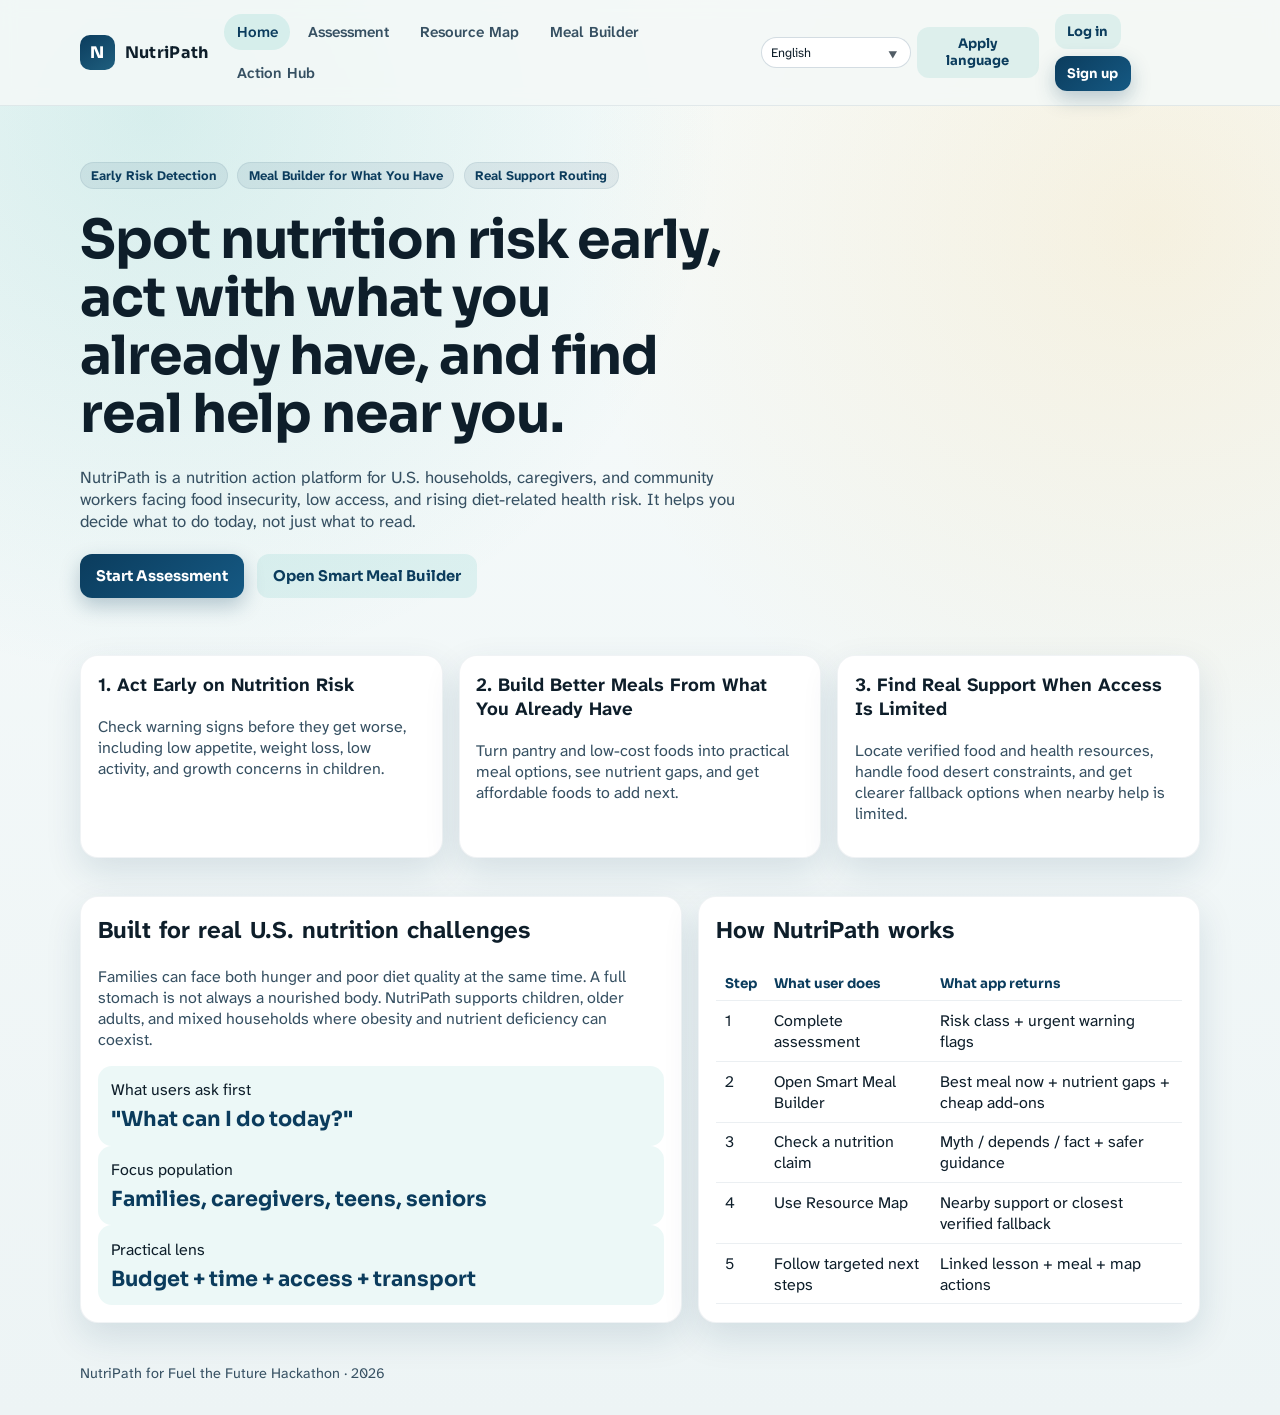
<file: index.html>
<!doctype html>
<html lang="en">
 <head>
 <meta charset="UTF-8" />
 <meta name="viewport" content="width=device-width, initial-scale=1.0" />
 <meta name="theme-color" content="#0b3c5d" />
 <title>NutriPath | Fuel the Future</title>
 <link rel="manifest" href="./manifest.webmanifest" />
 <link rel="stylesheet" href="./styles.css" />
 </head>
 <body data-page="home" data-title-key="title_home">
 <header class="topbar">
 <div class="container nav">
 <a class="brand" href="./index.html">
 <span class="brand-mark">N</span>
 <span>NutriPath</span>
 </a>
 <nav class="nav-links" aria-label="Primary navigation">
 <a class="nav-link" data-nav="home" href="./index.html">Home</a>
 <a class="nav-link" data-nav="assessment" href="./assessment.html">Assessment</a>
 <a class="nav-link" data-nav="map" href="./map.html">Resource Map</a>
 <a class="nav-link" data-nav="meal" href="./meal-builder.html">Meal Builder</a>
 <a class="nav-link" data-nav="learn" href="./learn.html">Action Hub</a>
 </nav>
 </div>
 </header>

 <main class="container">
 <section class="hero">
 <div class="badges">
 <span class="badge">Early Risk Detection</span>
 <span class="badge">Meal Builder for What You Have</span>
 <span class="badge">Real Support Routing</span>
 </div>
 <h1>Spot nutrition risk early, act with what you already have, and find real help near you.</h1>
 <p>
 NutriPath is a nutrition action platform for U.S. households, caregivers, and community workers facing food insecurity,
 low access, and rising diet-related health risk. It helps you decide what to do today, not just what to read.
 </p>
 <div class="cta-row">
 <a class="btn btn-primary" href="./assessment.html">Start Assessment</a>
 <a class="btn btn-secondary" href="./meal-builder.html">Open Smart Meal Builder</a>
 </div>
 </section>

 <section class="section grid-3">
 <article class="card feature-card">
 <h3>1. Act Early on Nutrition Risk</h3>
 <p>
 Check warning signs before they get worse, including low appetite, weight loss, low activity, and growth concerns in children.
 </p>
 </article>
 <article class="card feature-card">
 <h3>2. Build Better Meals From What You Already Have</h3>
 <p>
 Turn pantry and low-cost foods into practical meal options, see nutrient gaps, and get affordable foods to add next.
 </p>
 </article>
 <article class="card feature-card">
 <h3>3. Find Real Support When Access Is Limited</h3>
 <p>
 Locate verified food and health resources, handle food desert constraints, and get clearer fallback options when nearby help is limited.
 </p>
 </article>
 </section>

 <section class="section grid-2">
 <article class="card">
 <h2>Built for real U.S. nutrition challenges</h2>
 <p class="subtle">
 Families can face both hunger and poor diet quality at the same time. A full stomach is not always a nourished body.
 NutriPath supports children, older adults, and mixed households where obesity and nutrient deficiency can coexist.
 </p>
 <div class="kpi">
 <span>What users ask first</span>
 <strong>"What can I do today?"</strong>
 </div>
 <div class="kpi">
 <span>Focus population</span>
 <strong>Families, caregivers, teens, seniors</strong>
 </div>
 <div class="kpi">
 <span>Practical lens</span>
 <strong>Budget + time + access + transport</strong>
 </div>
 </article>

 <article class="card">
 <h2>How NutriPath works</h2>
 <table class="table" aria-label="Core app flow">
 <thead>
 <tr>
 <th>Step</th>
 <th>What user does</th>
 <th>What app returns</th>
 </tr>
 </thead>
 <tbody>
 <tr>
 <td>1</td>
 <td>Complete assessment</td>
 <td>Risk class + urgent warning flags</td>
 </tr>
 <tr>
 <td>2</td>
 <td>Open Smart Meal Builder</td>
 <td>Best meal now + nutrient gaps + cheap add-ons</td>
 </tr>
 <tr>
 <td>3</td>
 <td>Check a nutrition claim</td>
 <td>Myth / depends / fact + safer guidance</td>
 </tr>
 <tr>
 <td>4</td>
 <td>Use Resource Map</td>
 <td>Nearby support or closest verified fallback</td>
 </tr>
 <tr>
 <td>5</td>
 <td>Follow targeted next steps</td>
 <td>Linked lesson + meal + map actions</td>
 </tr>
 </tbody>
 </table>
 </article>
 </section>
 </main>

 <footer class="container footer"><span data-i18n="footer_prefix">NutriPath for Fuel the Future Hackathon</span> · <span id="year"></span></footer>

 <script src="./app.js"></script>
 </body>
</html>
</file>
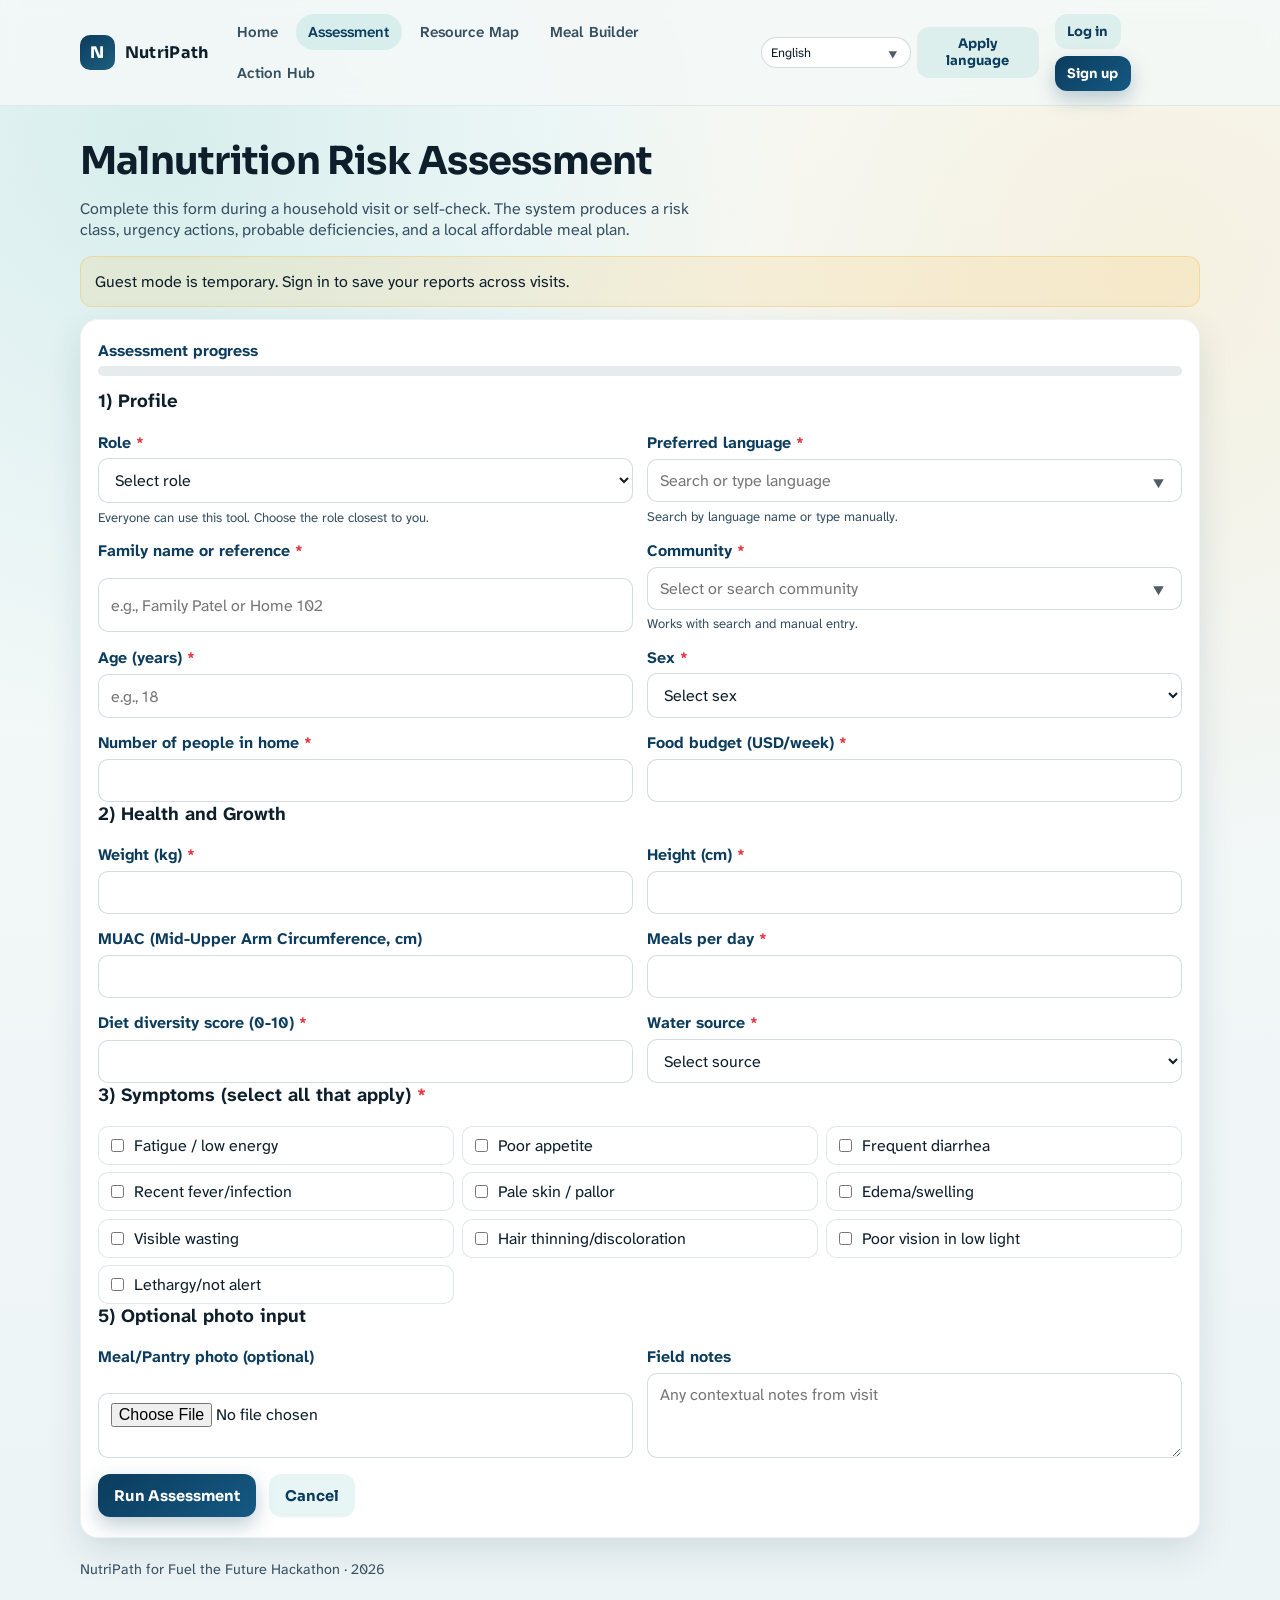
<file: assessment.html>
<!doctype html>
<html lang="en">
 <head>
 <meta charset="UTF-8" />
 <meta name="viewport" content="width=device-width, initial-scale=1.0" />
 <meta name="theme-color" content="#0b3c5d" />
 <title>NutriPath | Assessment</title>
 <link rel="stylesheet" href="./styles.css" />
 </head>
 <body data-page="assessment" data-title-key="title_assessment">
 <header class="topbar">
 <div class="container nav">
 <a class="brand" href="./index.html"><span class="brand-mark">N</span><span>NutriPath</span></a>
 <nav class="nav-links" aria-label="Primary navigation">
 <a class="nav-link" data-nav="home" href="./index.html">Home</a>
 <a class="nav-link" data-nav="assessment" href="./assessment.html">Assessment</a>
 <a class="nav-link" data-nav="map" href="./map.html">Resource Map</a>
 <a class="nav-link" data-nav="meal" href="./meal-builder.html">Meal Builder</a>
 <a class="nav-link" data-nav="learn" href="./learn.html">Action Hub</a>
 </nav>
 </div>
 </header>

 <main class="container">
 <section class="page-header">
 <h1 class="page-title" data-i18n="assessment_title">Malnutrition Risk Assessment</h1>
 <p class="page-desc" data-i18n="assessment_desc">
 Complete this form during a household visit or self-check. The system produces a risk class, urgency actions,
 probable deficiencies, and a local affordable meal plan.
 </p>
 <div class="alert alert-warn" style="margin-top: 0.7rem;" data-i18n="guest_mode_banner">
 Guest mode is temporary. Sign in to save your reports across visits.
 </div>
 </section>

 <section class="card section">
 <div class="field" style="margin-bottom: 0.8rem;">
 <label for="progress" data-i18n="assessment_progress">Assessment progress</label>
 <div class="progress" id="progress" aria-label="Form completion progress" role="progressbar" aria-valuemin="0" aria-valuemax="100" aria-valuenow="0">
 <span></span>
 </div>
 </div>

 <form id="assessment-form" novalidate>
 <h3 data-i18n="assessment_section_profile">1) Profile</h3>
 <div class="form-grid">
 <div class="field">
 <label for="role" class="required-field-label" data-i18n="assessment_label_role">Role</label>
 <select id="role" name="role" required>
 <option value="" data-i18n="assessment_option_select_role">Select role</option>
 <option data-i18n="assessment_role_individual">Individual / Family Member</option>
 <option data-i18n="assessment_role_caregiver">Caregiver / Parent</option>
 <option data-i18n="assessment_role_chw">Community Health Worker</option>
 <option data-i18n="assessment_role_ngo">NGO / Clinic Staff</option>
 </select>
 <span class="field-hint" data-i18n="assessment_role_hint">Everyone can use this tool. Choose the role closest to you.</span>
 </div>
 <div class="field">
 <label for="language" class="required-field-label" data-i18n="assessment_label_language">Preferred language</label>
 <input id="language" name="language" list="language-options" placeholder="Search or type language" data-i18n-placeholder="assessment_placeholder_language" required />
 <datalist id="language-options"></datalist>
 <span class="field-hint" data-i18n="assessment_language_hint">Search by language name or type manually.</span>
 </div>
 <div class="field">
 <label for="householdName" class="required-field-label" data-i18n="assessment_label_household">Family name or reference</label>
 <input id="householdName" name="householdName" placeholder="e.g., Family Patel or Home 102" data-i18n-placeholder="assessment_placeholder_household" required />
 </div>
 <div class="field">
 <label for="community" class="required-field-label" data-i18n="assessment_label_community">Community</label>
 <input id="community" name="community" list="community-options" placeholder="Select or search community" data-i18n-placeholder="placeholder_community_search" required />
 <datalist id="community-options"></datalist>
 <span class="field-hint" data-i18n="assessment_community_hint">Works with search and manual entry.</span>
 </div>
 <div class="field">
 <label for="ageYears" class="required-field-label" data-i18n="assessment_label_age">Age (years)</label>
 <input id="ageYears" name="ageYears" type="number" min="0" max="120" step="1" placeholder="e.g., 18" data-i18n-placeholder="assessment_placeholder_age" required />
 </div>
 <div class="field">
 <label for="sex" class="required-field-label" data-i18n="assessment_label_sex">Sex</label>
 <select id="sex" name="sex" required>
 <option value="" data-i18n="assessment_option_select_sex">Select sex</option>
 <option data-i18n="assessment_option_female">Female</option>
 <option data-i18n="assessment_option_male">Male</option>
 </select>
 </div>
 <div class="field">
 <label for="householdSize" class="required-field-label" data-i18n="assessment_label_household_size">Number of people in home</label>
 <input id="householdSize" name="householdSize" type="number" min="1" max="20" required />
 </div>
 <div class="field">
 <label for="weeklyBudget" class="required-field-label" data-i18n="assessment_label_budget">Food budget (USD/week)</label>
 <input id="weeklyBudget" name="weeklyBudget" type="number" min="1" max="500" required />
 </div>
 </div>

 <h3 data-i18n="assessment_section_health">2) Health and Growth</h3>
 <div class="form-grid">
 <div class="field">
 <label for="weight" class="required-field-label" data-i18n="assessment_label_weight">Weight (kg)</label>
 <input id="weight" name="weight" type="number" step="0.1" min="1" max="150" required />
 </div>
 <div class="field">
 <label for="height" class="required-field-label" data-i18n="assessment_label_height">Height (cm)</label>
 <input id="height" name="height" type="number" step="0.1" min="30" max="220" required />
 </div>
 <div class="field">
 <label for="muac" data-i18n="assessment_label_muac">MUAC (Mid-Upper Arm Circumference, cm)</label>
 <input id="muac" name="muac" type="number" step="0.1" min="8" max="35" />
 </div>
 <div class="field">
 <label for="mealsPerDay" class="required-field-label" data-i18n="assessment_label_meals">Meals per day</label>
 <input id="mealsPerDay" name="mealsPerDay" type="number" min="1" max="8" required />
 </div>
 <div class="field">
 <label for="dietDiversity" class="required-field-label" data-i18n="assessment_label_diversity">Diet diversity score (0-10)</label>
 <input id="dietDiversity" name="dietDiversity" type="number" min="0" max="10" required />
 </div>
 <div class="field">
 <label for="waterSource" class="required-field-label" data-i18n="assessment_label_water">Water source</label>
 <select id="waterSource" name="waterSource" required>
 <option value="" data-i18n="assessment_option_select_source">Select source</option>
 <option value="safe" data-i18n="assessment_option_safe_water">Safe (treated/piped)</option>
 <option value="unsafe" data-i18n="assessment_option_unsafe_water">Unsafe (untreated/open)</option>
 </select>
 </div>
 </div>

 <h3 class="required-field-label" data-i18n="assessment_section_symptoms">3) Symptoms (select all that apply)</h3>
 <div class="checkbox-grid" id="symptom-list"></div>

 <h3 data-i18n="assessment_section_photo">4) Optional photo input</h3>
 <div class="form-grid">
 <div class="field">
 <label for="foodPhoto" data-i18n="assessment_label_photo">Meal/Pantry photo (optional)</label>
 <input id="foodPhoto" name="foodPhoto" type="file" accept="image/*" />
 </div>
 <div class="field">
 <label for="notes" data-i18n="assessment_label_notes">Field notes</label>
 <textarea id="notes" name="notes" rows="3" placeholder="Any contextual notes from visit" data-i18n-placeholder="assessment_placeholder_notes"></textarea>
 </div>
 </div>

 <div id="validation-message" class="alert alert-danger hide" role="alert"></div>
 <div class="cta-row" style="margin-top: 1rem;">
 <button class="btn btn-primary" type="submit" data-i18n="assessment_btn_run">Run Assessment</button>
 <a class="btn btn-secondary" href="./index.html" data-i18n="common_cancel">Cancel</a>
 </div>
 </form>
 </section>

 <section id="assessment-results-panel" class="section hide">
 <section class="page-header">
 <h2 class="page-title" data-i18n="results_title">Assessment Results</h2>
 <p class="page-desc" id="result-summary" data-i18n="results_latest">Latest screening output appears below.</p>
 </section>

 <section id="empty-state" class="card section hide">
 <h3 data-i18n="results_empty_title">No assessment found</h3>
 <p class="subtle" data-i18n="results_empty_desc">Run a new assessment to generate results and recommendations.</p>
 </section>

 <section id="results-content" class="section hide">
 <div class="grid-2">
 <article class="card">
 <h3 data-i18n="results_risk_title">Risk Classification</h3>
 <div class="risk-ring" id="risk-ring"><strong id="risk-score">0</strong></div>
 <p><strong id="risk-category"></strong></p>
 <div id="risk-alert" class="alert" role="status"></div>
 <div class="cta-row" style="margin-top: 0.75rem;">
 <button class="btn btn-secondary" id="speak-btn" type="button" data-i18n="results_btn_read">Read aloud</button>
 <button class="btn btn-secondary" id="print-btn" type="button" data-i18n="results_btn_print">Print summary</button>
 </div>
 </article>

 <article class="card">
 <h3 data-i18n="results_actions_title">Priority Actions</h3>
 <ol id="actions-list"></ol>
 <div class="alert alert-warn" id="follow-up-text"></div>
 </article>
 </div>

 <div class="grid-2 section">
 <article class="card">
 <h3 data-i18n="results_def_title">Likely Deficiencies</h3>
 <table class="table" id="deficiency-table">
 <thead>
 <tr>
 <th data-i18n="results_def_head_nutrient">Nutrient concern</th>
 <th data-i18n="results_def_head_signal">Signal score</th>
 <th data-i18n="results_def_head_conf">Confidence</th>
 </tr>
 </thead>
 <tbody></tbody>
 </table>
 </article>

 <article class="card">
 <h3 data-i18n="results_nearest_title">Nearest Services</h3>
 <div id="resource-cards"></div>
 <div class="cta-row" style="margin-top: 0.75rem;">
 <a class="btn btn-primary" href="./map.html" data-i18n="results_open_map">Open Resource Map</a>
 </div>
 </article>
 </div>

 <article class="card section">
 <h3>Recommended Next Steps</h3>
 <p class="small-text">Use this pathway to move from screening to action in minutes.</p>
 <div id="next-steps-grid" class="next-step-grid"></div>
 </article>

 <article class="card section">
 <h3 data-i18n="results_meal_title">7-Day Local Meal Plan</h3>
 <p class="subtle" data-i18n="results_meal_desc">Budget-aware recommendations optimized for nutrients and locally available foods.</p>
 <table class="table" id="meal-plan-table">
 <thead>
 <tr>
 <th data-i18n="results_meal_head_day">Day</th>
 <th data-i18n="results_meal_head_breakfast">Breakfast</th>
 <th data-i18n="results_meal_head_lunch">Lunch</th>
 <th data-i18n="results_meal_head_dinner">Dinner</th>
 <th data-i18n="results_meal_head_cost">Est. cost</th>
 </tr>
 </thead>
 <tbody></tbody>
 </table>
 <div id="budget-alert" class="alert" style="margin-top: 0.7rem;"></div>
 </article>

 <div class="cta-row section">
 <a class="btn btn-primary" href="./assessment.html" data-i18n="results_run_again">Run Another Assessment</a>
 <a class="btn btn-secondary" href="./meal-builder.html">Open Meal Builder</a>
 <a class="btn btn-secondary" href="./learn.html">Open Action Hub</a>
 </div>
 </section>
 </section>
 </main>

 <footer class="container footer"><span data-i18n="footer_prefix">NutriPath for Fuel the Future Hackathon</span> · <span id="year"></span></footer>

 <script src="./data.js"></script>
 <script src="./app.js"></script>
 <script src="./assessment.js"></script>
 <script src="./results.js"></script>
 </body>
</html>
</file>
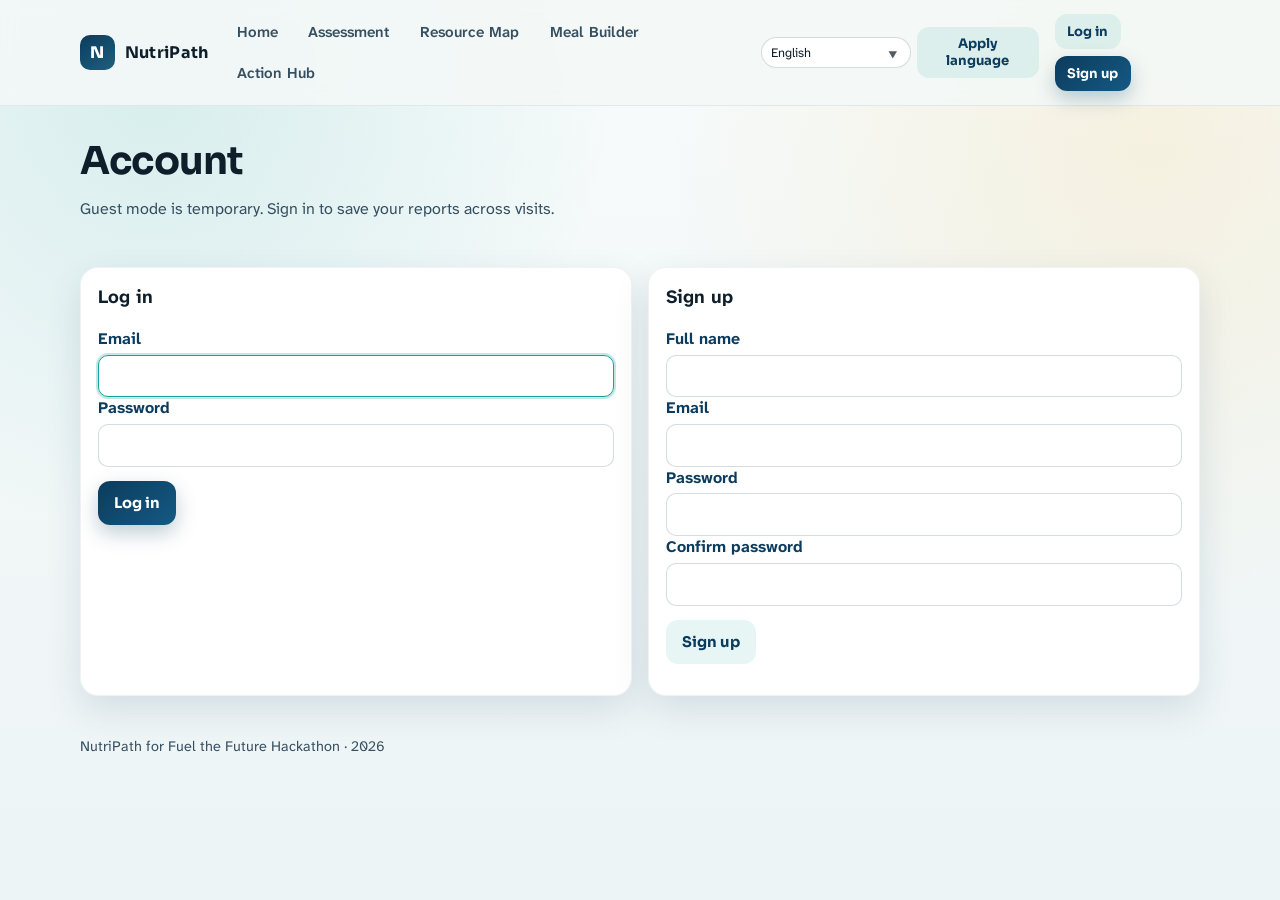
<file: auth.html>
<!doctype html>
<html lang="en">
 <head>
 <meta charset="UTF-8" />
 <meta name="viewport" content="width=device-width, initial-scale=1.0" />
 <meta name="theme-color" content="#0b3c5d" />
 <title>NutriPath | Login & Sign Up</title>
 <link rel="stylesheet" href="./styles.css" />
 </head>
 <body data-page="auth" data-title-key="title_auth">
 <header class="topbar">
 <div class="container nav">
 <a class="brand" href="./index.html"><span class="brand-mark">N</span><span>NutriPath</span></a>
 <nav class="nav-links" aria-label="Primary navigation">
 <a class="nav-link" data-nav="home" href="./index.html">Home</a>
 <a class="nav-link" data-nav="assessment" href="./assessment.html">Assessment</a>
 <a class="nav-link" data-nav="map" href="./map.html">Resource Map</a>
 <a class="nav-link" data-nav="meal" href="./meal-builder.html">Meal Builder</a>
 <a class="nav-link" data-nav="learn" href="./learn.html">Action Hub</a>
 </nav>
 </div>
 </header>

 <main class="container">
 <section class="page-header">
 <h1 class="page-title" data-i18n="btn_account">Account</h1>
 <p class="page-desc" data-i18n="guest_mode_banner">Guest mode is temporary. Sign in to save your reports across visits.</p>
 </section>

 <section class="section auth-shell">
 <article class="card">
 <h3 data-i18n="btn_login">Log in</h3>
 <form id="login-form">
 <div class="field">
 <label for="login-email" data-i18n="auth_label_email">Email</label>
 <input id="login-email" type="email" required />
 </div>
 <div class="field">
 <label for="login-password" data-i18n="auth_label_password">Password</label>
 <input id="login-password" type="password" required />
 </div>
 <div class="cta-row" style="margin-top: 0.9rem;">
 <button class="btn btn-primary" type="submit" data-i18n="btn_login">Log in</button>
 </div>
 <p id="login-status" class="status-msg"></p>
 </form>
 </article>

 <article class="card">
 <h3 data-i18n="btn_signup">Sign up</h3>
 <form id="signup-form">
 <div class="field">
 <label for="signup-name" data-i18n="auth_label_name">Full name</label>
 <input id="signup-name" required />
 </div>
 <div class="field">
 <label for="signup-email" data-i18n="auth_label_email">Email</label>
 <input id="signup-email" type="email" required />
 </div>
 <div class="field">
 <label for="signup-password" data-i18n="auth_label_password">Password</label>
 <input id="signup-password" type="password" minlength="6" required />
 </div>
 <div class="field">
 <label for="signup-confirm" data-i18n="auth_label_confirm">Confirm password</label>
 <input id="signup-confirm" type="password" minlength="6" required />
 </div>
 <div class="cta-row" style="margin-top: 0.9rem;">
 <button class="btn btn-secondary" type="submit" data-i18n="btn_signup">Sign up</button>
 </div>
 <p id="signup-status" class="status-msg"></p>
 </form>
 </article>
 </section>
 </main>

 <footer class="container footer"><span data-i18n="footer_prefix">NutriPath for Fuel the Future Hackathon</span> · <span id="year"></span></footer>

 <script src="./app.js"></script>
 <script src="./auth.js"></script>
 </body>
</html>
</file>
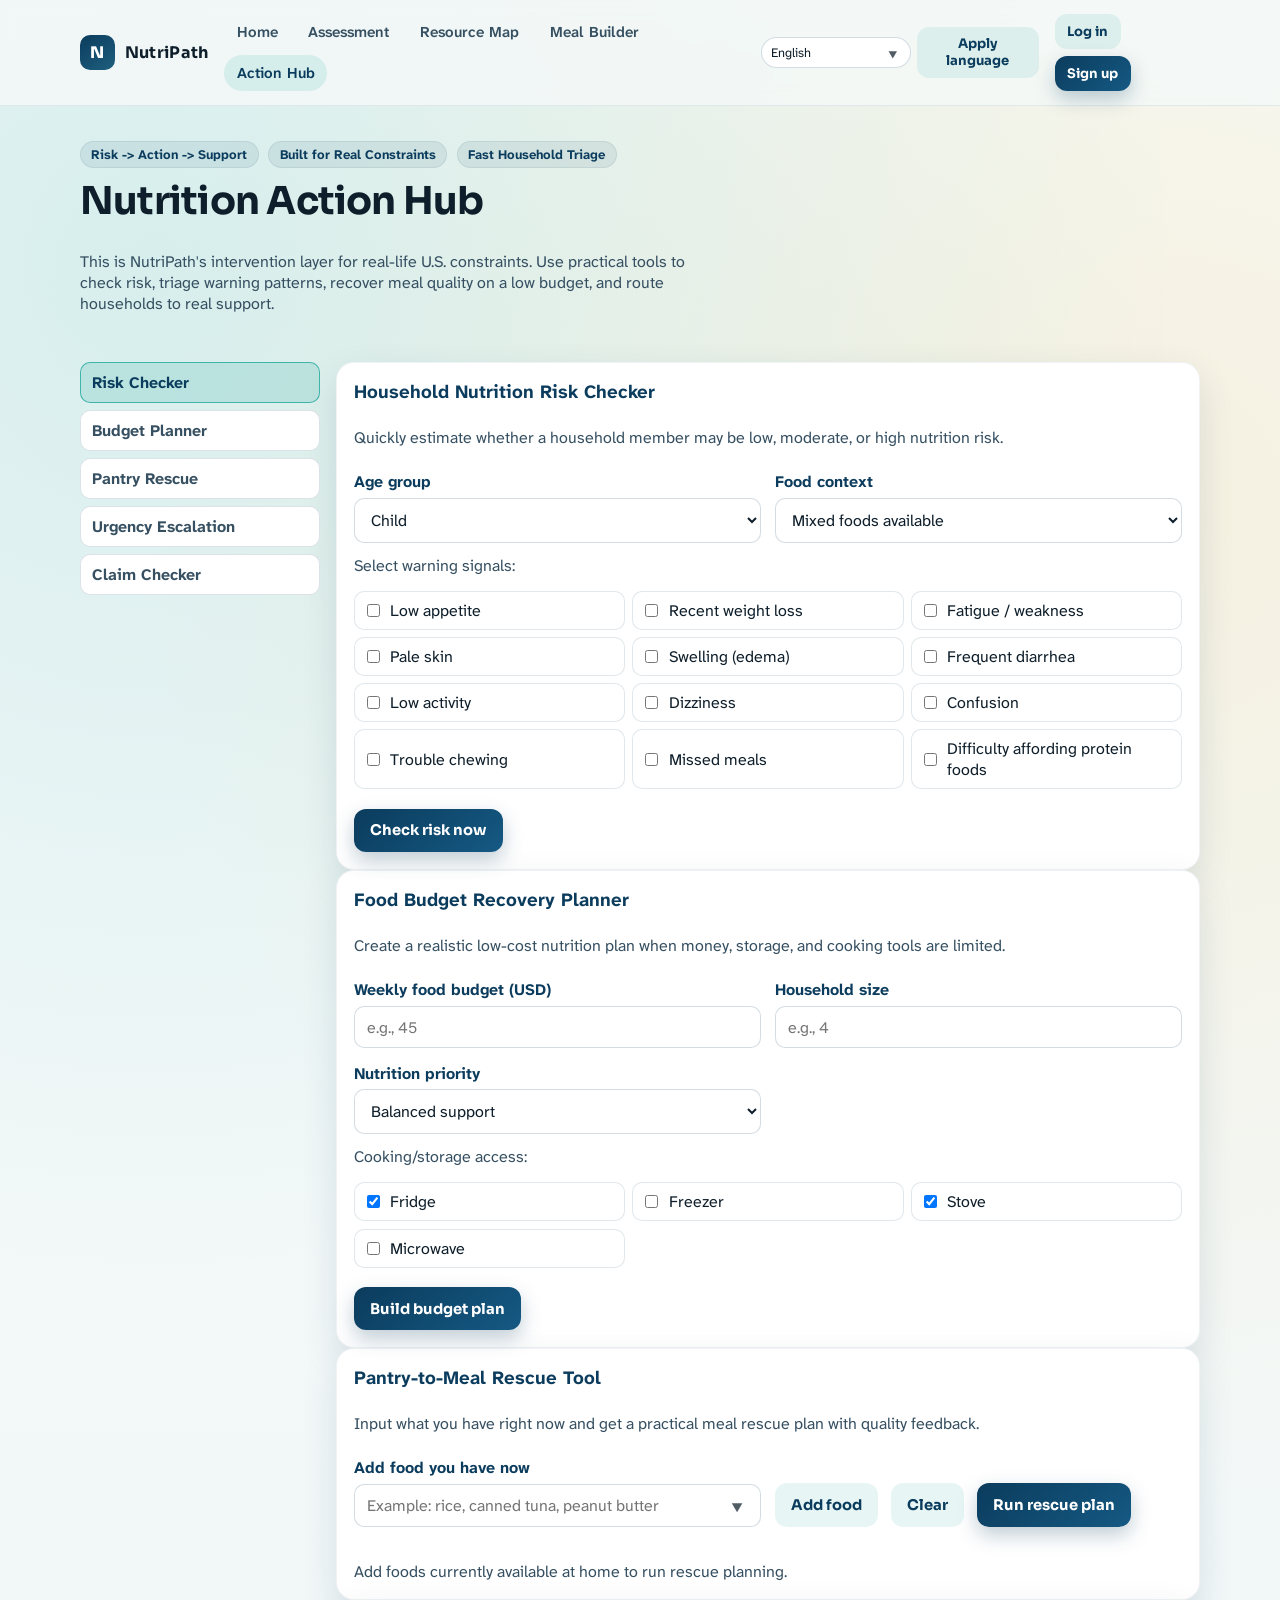
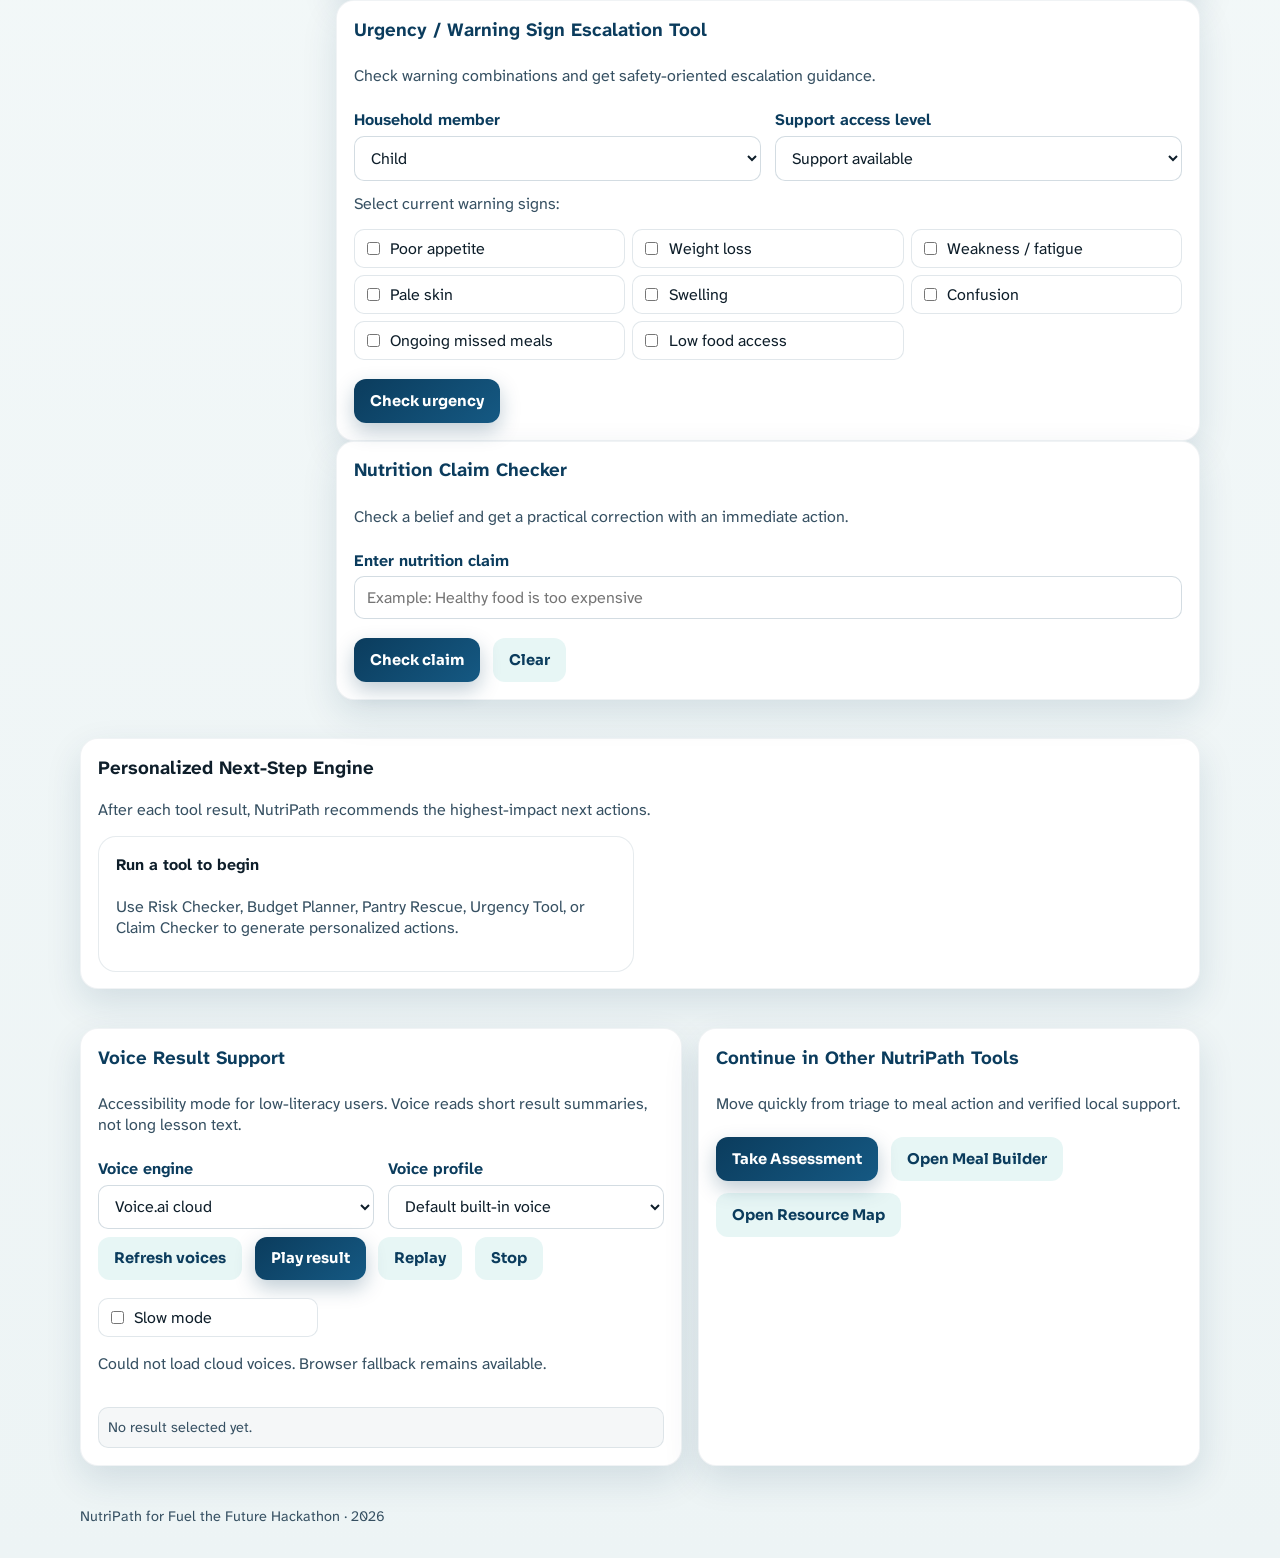
<file: learn.html>
<!doctype html>
<html lang="en">
 <head>
 <meta charset="UTF-8" />
 <meta name="viewport" content="width=device-width, initial-scale=1.0" />
 <meta name="theme-color" content="#0b3c5d" />
 <title>NutriPath | Action Hub</title>
 <link rel="stylesheet" href="./styles.css" />
 </head>
 <body data-page="learn" data-title-key="title_learn">
 <header class="topbar">
 <div class="container nav">
 <a class="brand" href="./index.html"><span class="brand-mark">N</span><span>NutriPath</span></a>
 <nav class="nav-links" aria-label="Primary navigation">
 <a class="nav-link" data-nav="home" href="./index.html">Home</a>
 <a class="nav-link" data-nav="assessment" href="./assessment.html">Assessment</a>
 <a class="nav-link" data-nav="map" href="./map.html">Resource Map</a>
 <a class="nav-link" data-nav="meal" href="./meal-builder.html">Meal Builder</a>
 <a class="nav-link" data-nav="learn" href="./learn.html">Action Hub</a>
 </nav>
 </div>
 </header>

 <main class="container">
 <section class="page-header action-hero">
 <div class="badges">
 <span class="badge">Risk -> Action -> Support</span>
 <span class="badge">Built for Real Constraints</span>
 <span class="badge">Fast Household Triage</span>
 </div>
 <h1 class="page-title">Nutrition Action Hub</h1>
 <p class="page-desc">
 This is NutriPath's intervention layer for real-life U.S. constraints. Use practical tools to check risk,
 triage warning patterns, recover meal quality on a low budget, and route households to real support.
 </p>
 </section>

 <section class="section tool-tabs-shell" id="action-tools-shell">
 <aside class="tool-tabs-nav" role="tablist" aria-label="Action tools">
 <a class="tool-tab-btn active" href="./learn.html?tool=risk#tool-risk-checker" data-tab="risk">Risk Checker</a>
 <a class="tool-tab-btn" href="./learn.html?tool=budget#tool-budget-planner" data-tab="budget">Budget Planner</a>
 <a class="tool-tab-btn" href="./learn.html?tool=pantry#tool-pantry-rescue" data-tab="pantry">Pantry Rescue</a>
 <a class="tool-tab-btn" href="./learn.html?tool=escalation#tool-escalation" data-tab="escalation">Urgency Escalation</a>
 <a class="tool-tab-btn" href="./learn.html?tool=claim#tool-claim-checker" data-tab="claim">Claim Checker</a>
 </aside>

 <div class="tool-tabs-panels">
 <div class="tool-focus-actions hide" data-focus-actions>
 <a class="btn btn-secondary btn-small" href="./learn.html">View all Action Hub tools</a>
 </div>
 <article class="card tool-card tool-panel is-active" id="tool-risk-checker" data-tool-tab="risk">
 <h3>Household Nutrition Risk Checker</h3>
 <p class="small-text">Quickly estimate whether a household member may be low, moderate, or high nutrition risk.</p>
 <div class="form-grid">
 <div class="field">
 <label for="risk-age-group">Age group</label>
 <select id="risk-age-group">
 <option value="child">Child</option>
 <option value="adult">Adult</option>
 <option value="older">Older adult</option>
 </select>
 </div>
 <div class="field">
 <label for="risk-food-context">Food context</label>
 <select id="risk-food-context">
 <option value="mixed">Mixed foods available</option>
 <option value="limited">Limited food at home</option>
 <option value="processed">Mostly processed foods</option>
 <option value="low_access">Low grocery access / transport barriers</option>
 </select>
 </div>
 </div>
 <p class="small-text" style="margin: 0.3rem 0 0.5rem;">Select warning signals:</p>
 <div class="checkbox-grid" id="risk-factor-grid">
 <label class="checkbox-item"><input type="checkbox" value="low_appetite" /> <span>Low appetite</span></label>
 <label class="checkbox-item"><input type="checkbox" value="weight_loss" /> <span>Recent weight loss</span></label>
 <label class="checkbox-item"><input type="checkbox" value="fatigue" /> <span>Fatigue / weakness</span></label>
 <label class="checkbox-item"><input type="checkbox" value="pale_skin" /> <span>Pale skin</span></label>
 <label class="checkbox-item"><input type="checkbox" value="swelling" /> <span>Swelling (edema)</span></label>
 <label class="checkbox-item"><input type="checkbox" value="diarrhea" /> <span>Frequent diarrhea</span></label>
 <label class="checkbox-item"><input type="checkbox" value="low_activity" /> <span>Low activity</span></label>
 <label class="checkbox-item"><input type="checkbox" value="dizziness" /> <span>Dizziness</span></label>
 <label class="checkbox-item"><input type="checkbox" value="confusion" /> <span>Confusion</span></label>
 <label class="checkbox-item"><input type="checkbox" value="trouble_chewing" /> <span>Trouble chewing</span></label>
 <label class="checkbox-item"><input type="checkbox" value="missed_meals" /> <span>Missed meals</span></label>
 <label class="checkbox-item"><input type="checkbox" value="afford_protein" /> <span>Difficulty affording protein foods</span></label>
 </div>
 <div class="cta-row" style="margin-top: 0.75rem;">
 <button id="risk-check-btn" class="btn btn-primary" type="button">Check risk now</button>
 </div>
 <div id="risk-check-result" class="tool-result hide"></div>
 </article>

 <article class="card tool-card tool-panel" id="tool-budget-planner" data-tool-tab="budget">
 <h3>Food Budget Recovery Planner</h3>
 <p class="small-text">Create a realistic low-cost nutrition plan when money, storage, and cooking tools are limited.</p>
 <div class="form-grid">
 <div class="field">
 <label for="budget-weekly">Weekly food budget (USD)</label>
 <input id="budget-weekly" type="number" min="1" step="1" placeholder="e.g., 45" />
 </div>
 <div class="field">
 <label for="budget-household">Household size</label>
 <input id="budget-household" type="number" min="1" step="1" placeholder="e.g., 4" />
 </div>
 <div class="field">
 <label for="budget-priority">Nutrition priority</label>
 <select id="budget-priority">
 <option value="balanced">Balanced support</option>
 <option value="protein">Protein priority</option>
 <option value="iron">Iron support priority</option>
 <option value="kid">Kid-friendly meals</option>
 <option value="senior">Senior-friendly meals</option>
 <option value="pantry">Pantry-only resilience</option>
 </select>
 </div>
 </div>
 <p class="small-text" style="margin: 0.3rem 0 0.5rem;">Cooking/storage access:</p>
 <div class="checkbox-grid" id="budget-appliances">
 <label class="checkbox-item"><input type="checkbox" value="fridge" checked /> <span>Fridge</span></label>
 <label class="checkbox-item"><input type="checkbox" value="freezer" /> <span>Freezer</span></label>
 <label class="checkbox-item"><input type="checkbox" value="stove" checked /> <span>Stove</span></label>
 <label class="checkbox-item"><input type="checkbox" value="microwave" /> <span>Microwave</span></label>
 </div>
 <div class="cta-row" style="margin-top: 0.75rem;">
 <button id="budget-plan-btn" class="btn btn-primary" type="button">Build budget plan</button>
 </div>
 <div id="budget-plan-result" class="tool-result hide"></div>
 </article>

 <article class="card tool-card tool-panel" id="tool-pantry-rescue" data-tool-tab="pantry">
 <h3>Pantry-to-Meal Rescue Tool</h3>
 <p class="small-text">Input what you have right now and get a practical meal rescue plan with quality feedback.</p>
 <div class="form-grid">
 <div class="field">
 <label for="hub-food-input">Add food you have now</label>
 <input id="hub-food-input" list="hub-food-options" placeholder="Example: rice, canned tuna, peanut butter" />
 <datalist id="hub-food-options"></datalist>
 </div>
 <div class="field" style="align-content: end;">
 <div class="cta-row">
 <button id="hub-add-food" class="btn btn-secondary" type="button">Add food</button>
 <button id="hub-clear-foods" class="btn btn-secondary" type="button">Clear</button>
 <button id="hub-analyze-foods" class="btn btn-primary" type="button">Run rescue plan</button>
 </div>
 </div>
 </div>
 <div id="hub-selected-foods" class="selected-foods" aria-live="polite"></div>
 <p id="hub-food-status" class="small-text" style="margin: 0.55rem 0 0;"></p>

 <div id="hub-food-results" class="section hide meal-builder-results">
 <div class="grid-2">
 <article class="card">
 <h4>Best meal now</h4>
 <ul id="hub-meal-list"></ul>
 </article>
 <article class="card">
 <h4>Better version with 1-2 cheap additions</h4>
 <ul id="hub-better-list"></ul>
 </article>
 </div>
 <div class="grid-2 section" style="padding-top: 0.75rem;">
 <article class="card">
 <h4>Likely missing nutrients</h4>
 <ul id="hub-gap-list"></ul>
 <p id="hub-easy-fix" class="small-text" style="margin-top: 0.6rem;"></p>
 </article>
 <article class="card">
 <h4>Good enough for now?</h4>
 <div id="hub-quality-result"></div>
 <h4 style="margin-top: 0.8rem;">Easy substitutions</h4>
 <ul id="hub-swap-list"></ul>
 </article>
 </div>
 <article class="card" style="margin-top: 0.75rem;">
 <h4>What to do next</h4>
 <div id="hub-next-steps" class="small-text"></div>
 </article>
 </div>
 </article>

 <article class="card tool-card tool-panel" id="tool-escalation" data-tool-tab="escalation">
 <h3>Urgency / Warning Sign Escalation Tool</h3>
 <p class="small-text">Check warning combinations and get safety-oriented escalation guidance.</p>
 <div class="form-grid">
 <div class="field">
 <label for="escalation-member">Household member</label>
 <select id="escalation-member">
 <option value="child">Child</option>
 <option value="adult">Adult</option>
 <option value="older">Older adult</option>
 </select>
 </div>
 <div class="field">
 <label for="escalation-access">Support access level</label>
 <select id="escalation-access">
 <option value="normal">Support available</option>
 <option value="limited">Limited support access</option>
 <option value="none">No nearby support access</option>
 </select>
 </div>
 </div>
 <p class="small-text" style="margin: 0.3rem 0 0.5rem;">Select current warning signs:</p>
 <div class="checkbox-grid" id="escalation-signs">
 <label class="checkbox-item"><input type="checkbox" value="poor_appetite" /> <span>Poor appetite</span></label>
 <label class="checkbox-item"><input type="checkbox" value="weight_loss" /> <span>Weight loss</span></label>
 <label class="checkbox-item"><input type="checkbox" value="fatigue" /> <span>Weakness / fatigue</span></label>
 <label class="checkbox-item"><input type="checkbox" value="pale_skin" /> <span>Pale skin</span></label>
 <label class="checkbox-item"><input type="checkbox" value="swelling" /> <span>Swelling</span></label>
 <label class="checkbox-item"><input type="checkbox" value="confusion" /> <span>Confusion</span></label>
 <label class="checkbox-item"><input type="checkbox" value="missed_meals" /> <span>Ongoing missed meals</span></label>
 <label class="checkbox-item"><input type="checkbox" value="low_food_access" /> <span>Low food access</span></label>
 </div>
 <div class="cta-row" style="margin-top: 0.75rem;">
 <button id="escalation-check-btn" class="btn btn-primary" type="button">Check urgency</button>
 </div>
 <div id="escalation-result" class="tool-result hide"></div>
 </article>

 <article class="card tool-card tool-panel" id="tool-claim-checker" data-tool-tab="claim">
 <h3>Nutrition Claim Checker</h3>
 <p class="small-text">Check a belief and get a practical correction with an immediate action.</p>
 <div class="field">
 <label for="myth-input">Enter nutrition claim</label>
 <input id="myth-input" placeholder="Example: Healthy food is too expensive" />
 </div>
 <div class="cta-row" style="margin-top: 0.75rem;">
 <button id="myth-check-btn" class="btn btn-primary" type="button">Check claim</button>
 <button id="myth-clear-btn" class="btn btn-secondary" type="button">Clear</button>
 </div>
 <div id="myth-result" class="tool-result hide"></div>
 </article>
 </div>
 </section>

 <section class="section">
 <article class="card" id="tool-next-steps">
 <h3>Personalized Next-Step Engine</h3>
 <p class="small-text">After each tool result, NutriPath recommends the highest-impact next actions.</p>
 <div id="action-next-steps" class="next-step-grid">
 <article class="card">
 <h4>Run a tool to begin</h4>
 <p class="small-text">Use Risk Checker, Budget Planner, Pantry Rescue, Urgency Tool, or Claim Checker to generate personalized actions.</p>
 </article>
 </div>
 </article>
 </section>

<section class="section grid-2" id="voice-support">
<article class="card tool-card">
<h3>Voice Result Support</h3>
<p class="small-text">Accessibility mode for low-literacy users. Voice reads short result summaries, not long lesson text.</p>
 <div class="form-grid">
 <div class="field">
 <label for="voice-provider-select">Voice engine</label>
 <select id="voice-provider-select">
 <option value="cloud">Voice.ai cloud</option>
 <option value="browser">Browser fallback</option>
 </select>
 </div>
 <div class="field">
 <label for="voice-id-select">Voice profile</label>
 <select id="voice-id-select">
 <option value="">Default built-in voice</option>
 </select>
 </div>
 </div>
 <div class="cta-row">
 <button id="voice-refresh-voices" class="btn btn-secondary" type="button">Refresh voices</button>
 <button id="voice-play-result" class="btn btn-primary" type="button">Play result</button>
 <button id="voice-replay-result" class="btn btn-secondary" type="button">Replay</button>
 <button id="voice-stop-result" class="btn btn-secondary" type="button">Stop</button>
 </div>
 <label class="checkbox-item" style="margin-top: 0.7rem; max-width: 220px;">
 <input id="voice-slow-mode" type="checkbox" />
 <span>Slow mode</span>
 </label>
 <p id="voice-status" class="small-text" style="margin-top: 0.5rem;"></p>
 <div id="voice-last-summary" class="voice-last-summary">No result selected yet.</div>
 </article>

 <article class="card tool-card">
 <h3>Continue in Other NutriPath Tools</h3>
 <p class="small-text">Move quickly from triage to meal action and verified local support.</p>
 <div class="cta-row">
 <a class="btn btn-primary" href="./assessment.html">Take Assessment</a>
 <a class="btn btn-secondary" href="./meal-builder.html">Open Meal Builder</a>
 <a class="btn btn-secondary" href="./map.html">Open Resource Map</a>
 </div>
 </article>
 </section>
 </main>

 <footer class="container footer"><span data-i18n="footer_prefix">NutriPath for Fuel the Future Hackathon</span> · <span id="year"></span></footer>

 <script src="./data.js"></script>
 <script src="./app.js"></script>
 <script src="./learn.js"></script>
 </body>
</html>
</file>
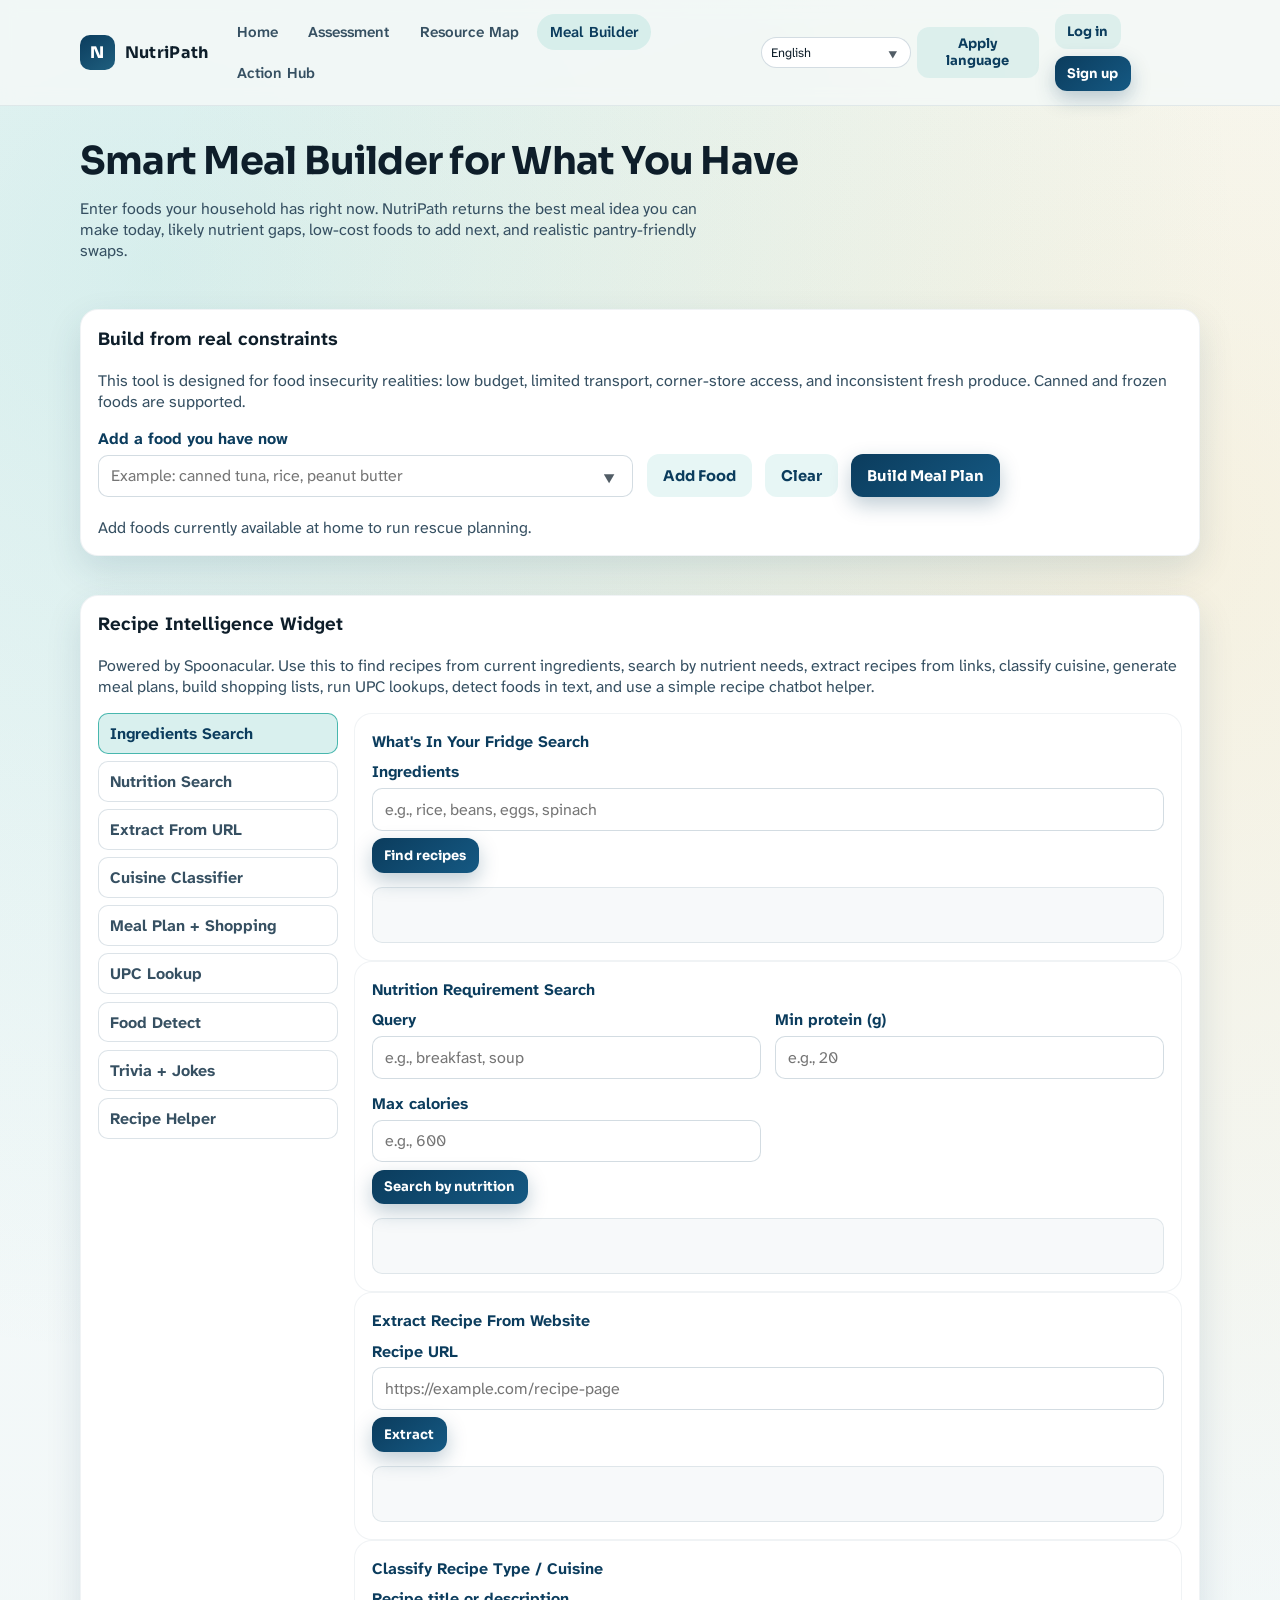
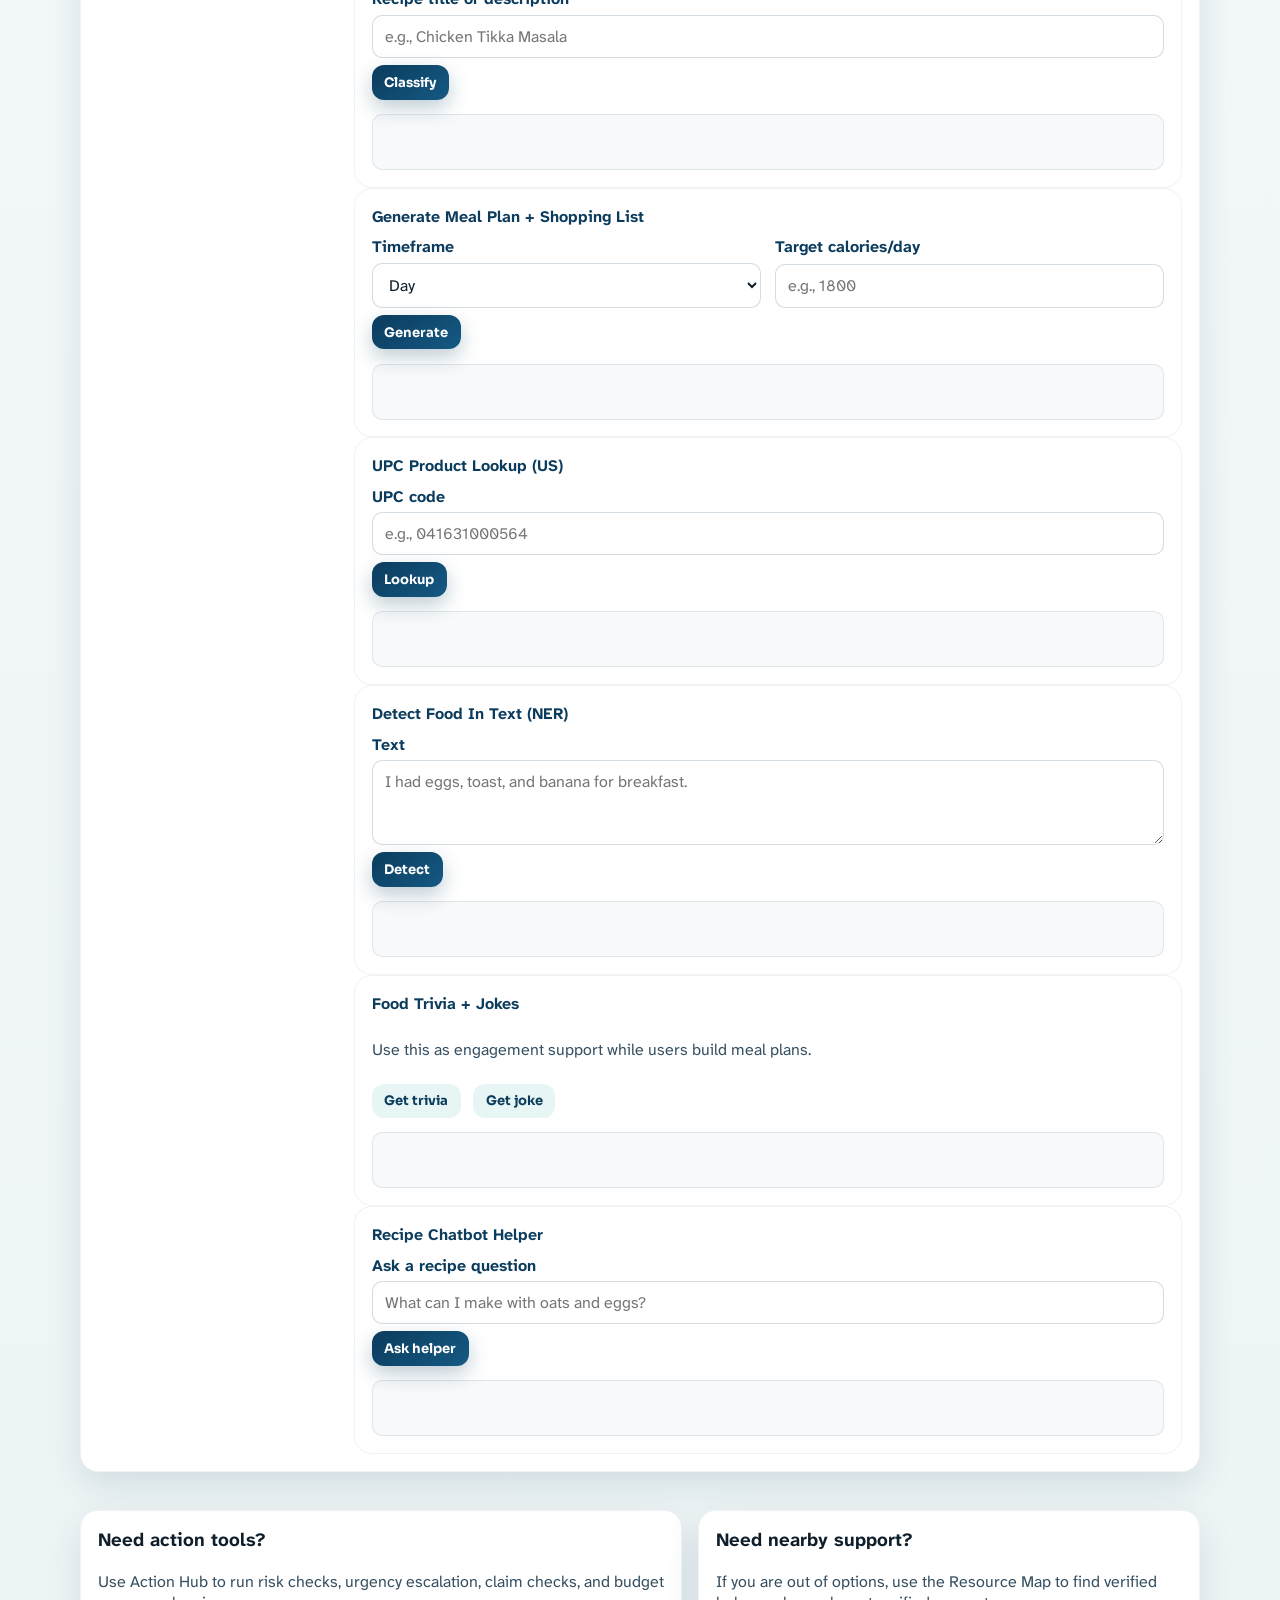
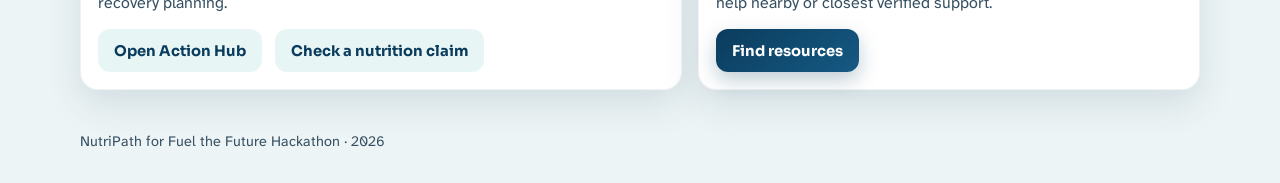
<file: meal-builder.html>
<!doctype html>
<html lang="en">
 <head>
 <meta charset="UTF-8" />
 <meta name="viewport" content="width=device-width, initial-scale=1.0" />
 <meta name="theme-color" content="#0b3c5d" />
 <title>NutriPath | Smart Meal Builder</title>
 <link rel="stylesheet" href="./styles.css" />
 </head>
 <body data-page="meal" data-title-key="title_meal">
 <header class="topbar">
 <div class="container nav">
 <a class="brand" href="./index.html"><span class="brand-mark">N</span><span>NutriPath</span></a>
 <nav class="nav-links" aria-label="Primary navigation">
 <a class="nav-link" data-nav="home" href="./index.html">Home</a>
 <a class="nav-link" data-nav="assessment" href="./assessment.html">Assessment</a>
 <a class="nav-link" data-nav="map" href="./map.html">Resource Map</a>
 <a class="nav-link" data-nav="meal" href="./meal-builder.html">Meal Builder</a>
 <a class="nav-link" data-nav="learn" href="./learn.html">Action Hub</a>
 </nav>
 </div>
 </header>

 <main class="container">
 <section class="page-header">
 <h1 class="page-title">Smart Meal Builder for What You Have</h1>
 <p class="page-desc">
 Enter foods your household has right now. NutriPath returns the best meal idea you can make today,
 likely nutrient gaps, low-cost foods to add next, and realistic pantry-friendly swaps.
 </p>
 </section>

 <section class="section" id="meal-rescue-builder">
 <article class="card">
 <h3>Build from real constraints</h3>
 <p class="small-text">
 This tool is designed for food insecurity realities: low budget, limited transport, corner-store access,
 and inconsistent fresh produce. Canned and frozen foods are supported.
 </p>

 <div class="form-grid">
 <div class="field">
 <label for="hub-food-input">Add a food you have now</label>
 <input id="hub-food-input" list="hub-food-options" placeholder="Example: canned tuna, rice, peanut butter" />
 <datalist id="hub-food-options"></datalist>
 </div>
 <div class="field" style="align-content: end;">
 <div class="cta-row">
 <button id="hub-add-food" class="btn btn-secondary" type="button">Add Food</button>
 <button id="hub-clear-foods" class="btn btn-secondary" type="button">Clear</button>
 <button id="hub-analyze-foods" class="btn btn-primary" type="button">Build Meal Plan</button>
 </div>
 </div>
 </div>

 <div id="hub-selected-foods" class="selected-foods" aria-live="polite"></div>
 <p id="hub-food-status" class="small-text" style="margin: 0.55rem 0 0;"></p>

 <div id="hub-food-results" class="grid-3 section hide meal-builder-results" style="padding-top: 0.9rem;">
 <article class="card">
 <h4>Best meal idea now</h4>
 <ul id="hub-meal-list"></ul>
 </article>
 <article class="card">
 <h4>Good nutrients you already have</h4>
 <ul id="hub-nutrient-list"></ul>
 </article>
 <article class="card">
 <h4>Likely nutrient gaps</h4>
 <ul id="hub-gap-list"></ul>
 </article>
 <article class="card">
 <h4>Cheapest helpful foods to add</h4>
 <ul id="hub-addon-list"></ul>
 </article>
 <article class="card">
 <h4>Easy swaps if missing ingredients</h4>
 <ul id="hub-swap-list"></ul>
 </article>
 <article class="card">
 <h4>What to do next</h4>
 <div id="hub-next-steps" class="small-text"></div>
 </article>
 </div>
 </article>
 </section>

 <section class="section" id="recipe-widget">
 <article class="card">
 <h3>Recipe Intelligence Widget</h3>
 <p class="small-text">
 Powered by Spoonacular. Use this to find recipes from current ingredients, search by nutrient needs, extract recipes
 from links, classify cuisine, generate meal plans, build shopping lists, run UPC lookups, detect foods in text, and use
 a simple recipe chatbot helper.
 </p>

 <div class="tool-tabs-shell recipe-tabs-shell" id="recipe-tools-shell">
 <aside class="tool-tabs-nav recipe-tabs-nav" role="tablist" aria-label="Recipe tools">
 <a class="tool-tab-btn active" href="./meal-builder.html?recipeTool=ingredients#recipe-widget" data-tab="ingredients">Ingredients Search</a>
 <a class="tool-tab-btn" href="./meal-builder.html?recipeTool=nutrition#recipe-widget" data-tab="nutrition">Nutrition Search</a>
 <a class="tool-tab-btn" href="./meal-builder.html?recipeTool=extract#recipe-widget" data-tab="extract">Extract From URL</a>
 <a class="tool-tab-btn" href="./meal-builder.html?recipeTool=classify#recipe-widget" data-tab="classify">Cuisine Classifier</a>
 <a class="tool-tab-btn" href="./meal-builder.html?recipeTool=mealplan#recipe-widget" data-tab="mealplan">Meal Plan + Shopping</a>
 <a class="tool-tab-btn" href="./meal-builder.html?recipeTool=upc#recipe-widget" data-tab="upc">UPC Lookup</a>
 <a class="tool-tab-btn" href="./meal-builder.html?recipeTool=ner#recipe-widget" data-tab="ner">Food Detect</a>
 <a class="tool-tab-btn" href="./meal-builder.html?recipeTool=fun#recipe-widget" data-tab="fun">Trivia + Jokes</a>
 <a class="tool-tab-btn" href="./meal-builder.html?recipeTool=chat#recipe-widget" data-tab="chat">Recipe Helper</a>
 </aside>

 <div class="tool-tabs-panels">
 <div class="tool-focus-actions hide" data-focus-actions>
 <a class="btn btn-secondary btn-small" href="./meal-builder.html#recipe-widget">View all recipe tools</a>
 </div>
 <article class="card recipe-tool tool-panel is-active" data-tool-tab="ingredients">
 <h4>What's In Your Fridge Search</h4>
 <div class="field">
 <label for="recipe-ingredients-input">Ingredients</label>
 <input id="recipe-ingredients-input" placeholder="e.g., rice, beans, eggs, spinach" />
 </div>
 <div class="cta-row"><button id="recipe-ingredients-btn" class="btn btn-primary btn-small" type="button">Find recipes</button></div>
 <div id="recipe-ingredients-result" class="recipe-result"></div>
 </article>

 <article class="card recipe-tool tool-panel" data-tool-tab="nutrition">
 <h4>Nutrition Requirement Search</h4>
 <div class="form-grid">
 <div class="field">
 <label for="recipe-nutrition-query">Query</label>
 <input id="recipe-nutrition-query" placeholder="e.g., breakfast, soup" />
 </div>
 <div class="field">
 <label for="recipe-min-protein">Min protein (g)</label>
 <input id="recipe-min-protein" type="number" min="0" placeholder="e.g., 20" />
 </div>
 <div class="field">
 <label for="recipe-max-calories">Max calories</label>
 <input id="recipe-max-calories" type="number" min="0" placeholder="e.g., 600" />
 </div>
 </div>
 <div class="cta-row"><button id="recipe-nutrition-btn" class="btn btn-primary btn-small" type="button">Search by nutrition</button></div>
 <div id="recipe-nutrition-result" class="recipe-result"></div>
 </article>

 <article class="card recipe-tool tool-panel" data-tool-tab="extract">
 <h4>Extract Recipe From Website</h4>
 <div class="field">
 <label for="recipe-url-input">Recipe URL</label>
 <input id="recipe-url-input" placeholder="https://example.com/recipe-page" />
 </div>
 <div class="cta-row"><button id="recipe-extract-btn" class="btn btn-primary btn-small" type="button">Extract</button></div>
 <div id="recipe-extract-result" class="recipe-result"></div>
 </article>

 <article class="card recipe-tool tool-panel" data-tool-tab="classify">
 <h4>Classify Recipe Type / Cuisine</h4>
 <div class="field">
 <label for="recipe-classify-input">Recipe title or description</label>
 <input id="recipe-classify-input" placeholder="e.g., Chicken Tikka Masala" />
 </div>
 <div class="cta-row"><button id="recipe-classify-btn" class="btn btn-primary btn-small" type="button">Classify</button></div>
 <div id="recipe-classify-result" class="recipe-result"></div>
 </article>

 <article class="card recipe-tool tool-panel" data-tool-tab="mealplan">
 <h4>Generate Meal Plan + Shopping List</h4>
 <div class="form-grid">
 <div class="field">
 <label for="recipe-meal-timeframe">Timeframe</label>
 <select id="recipe-meal-timeframe">
 <option value="day">Day</option>
 <option value="week">Week</option>
 </select>
 </div>
 <div class="field">
 <label for="recipe-meal-calories">Target calories/day</label>
 <input id="recipe-meal-calories" type="number" min="800" max="4200" step="50" placeholder="e.g., 1800" />
 </div>
 </div>
 <div class="cta-row"><button id="recipe-meal-btn" class="btn btn-primary btn-small" type="button">Generate</button></div>
 <div id="recipe-meal-result" class="recipe-result"></div>
 </article>

 <article class="card recipe-tool tool-panel" data-tool-tab="upc">
 <h4>UPC Product Lookup (US)</h4>
 <div class="field">
 <label for="recipe-upc-input">UPC code</label>
 <input id="recipe-upc-input" placeholder="e.g., 041631000564" />
 </div>
 <div class="cta-row"><button id="recipe-upc-btn" class="btn btn-primary btn-small" type="button">Lookup</button></div>
 <div id="recipe-upc-result" class="recipe-result"></div>
 </article>

 <article class="card recipe-tool tool-panel" data-tool-tab="ner">
 <h4>Detect Food In Text (NER)</h4>
 <div class="field">
 <label for="recipe-ner-input">Text</label>
 <textarea id="recipe-ner-input" rows="3" placeholder="I had eggs, toast, and banana for breakfast."></textarea>
 </div>
 <div class="cta-row"><button id="recipe-ner-btn" class="btn btn-primary btn-small" type="button">Detect</button></div>
 <div id="recipe-ner-result" class="recipe-result"></div>
 </article>

 <article class="card recipe-tool tool-panel" data-tool-tab="fun">
 <h4>Food Trivia + Jokes</h4>
 <p class="small-text">Use this as engagement support while users build meal plans.</p>
 <div class="cta-row">
 <button id="recipe-trivia-btn" class="btn btn-secondary btn-small" type="button">Get trivia</button>
 <button id="recipe-joke-btn" class="btn btn-secondary btn-small" type="button">Get joke</button>
 </div>
 <div id="recipe-fun-result" class="recipe-result"></div>
 </article>

 <article class="card recipe-tool tool-panel" data-tool-tab="chat">
 <h4>Recipe Chatbot Helper</h4>
 <div class="field">
 <label for="recipe-chat-input">Ask a recipe question</label>
 <input id="recipe-chat-input" placeholder="What can I make with oats and eggs?" />
 </div>
 <div class="cta-row"><button id="recipe-chat-btn" class="btn btn-primary btn-small" type="button">Ask helper</button></div>
 <div id="recipe-chat-result" class="recipe-result"></div>
 </article>
 </div>
 </div>
 </article>
 </section>

 <section class="section grid-2" id="meal-links">
 <article class="card">
 <h3>Need action tools?</h3>
 <p class="small-text">Use Action Hub to run risk checks, urgency escalation, claim checks, and budget recovery planning.</p>
 <div class="cta-row">
 <a class="btn btn-secondary" href="./learn.html?tool=risk#tool-risk-checker">Open Action Hub</a>
 <a class="btn btn-secondary" href="./learn.html?tool=claim#tool-claim-checker">Check a nutrition claim</a>
 </div>
 </article>
 <article class="card">
 <h3>Need nearby support?</h3>
 <p class="small-text">If you are out of options, use the Resource Map to find verified help nearby or closest verified support.</p>
 <div class="cta-row">
 <a class="btn btn-primary" href="./map.html">Find resources</a>
 </div>
 </article>
 </section>
 </main>

 <footer class="container footer"><span data-i18n="footer_prefix">NutriPath for Fuel the Future Hackathon</span> · <span id="year"></span></footer>

 <script src="./data.js"></script>
 <script src="./app.js"></script>
 <script src="./learn.js"></script>
 </body>
</html>
</file>
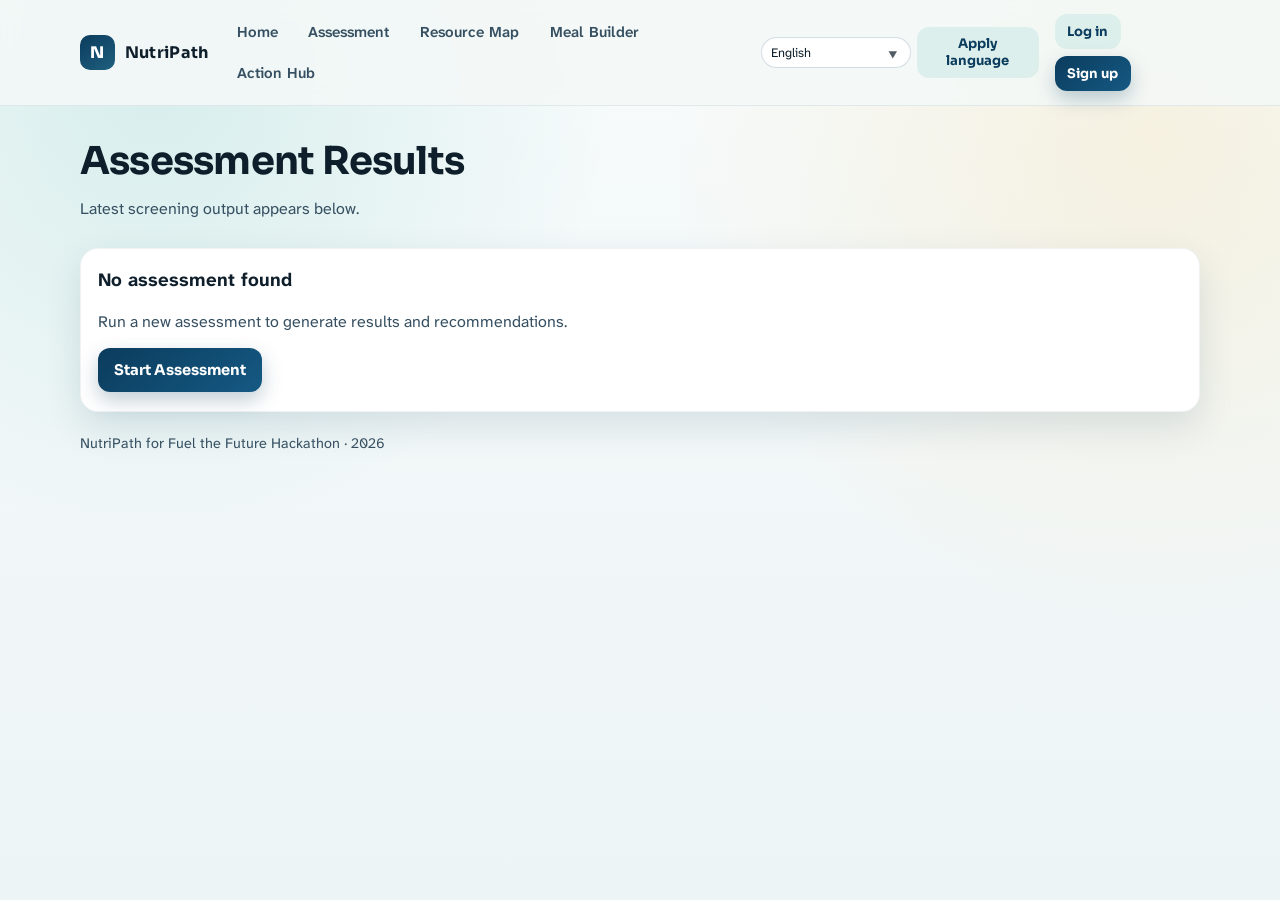
<file: results.html>
<!doctype html>
<html lang="en">
 <head>
 <meta charset="UTF-8" />
 <meta name="viewport" content="width=device-width, initial-scale=1.0" />
 <meta name="theme-color" content="#0b3c5d" />
 <title>NutriPath | Results</title>
 <link rel="stylesheet" href="./styles.css" />
 </head>
 <body data-page="results" data-title-key="title_results">
 <header class="topbar">
 <div class="container nav">
 <a class="brand" href="./index.html"><span class="brand-mark">N</span><span>NutriPath</span></a>
 <nav class="nav-links" aria-label="Primary navigation">
 <a class="nav-link" data-nav="home" href="./index.html">Home</a>
 <a class="nav-link" data-nav="assessment" href="./assessment.html">Assessment</a>
 <a class="nav-link" data-nav="map" href="./map.html">Resource Map</a>
 <a class="nav-link" data-nav="meal" href="./meal-builder.html">Meal Builder</a>
 <a class="nav-link" data-nav="learn" href="./learn.html">Action Hub</a>
 </nav>
 </div>
 </header>

 <main class="container">
 <section class="page-header">
 <h1 class="page-title" data-i18n="results_title">Assessment Results</h1>
 <p class="page-desc" id="result-summary" data-i18n="results_latest">Latest screening output appears below.</p>
 </section>

 <section id="empty-state" class="card section hide">
 <h3 data-i18n="results_empty_title">No assessment found</h3>
 <p class="subtle" data-i18n="results_empty_desc">Run a new assessment to generate results and recommendations.</p>
 <a class="btn btn-primary" href="./assessment.html" data-i18n="results_empty_cta">Start Assessment</a>
 </section>

 <section id="results-content" class="section hide">
 <div class="grid-2">
 <article class="card">
 <h3 data-i18n="results_risk_title">Risk Classification</h3>
 <div class="risk-ring" id="risk-ring"><strong id="risk-score">0</strong></div>
 <p><strong id="risk-category"></strong></p>
 <div id="risk-alert" class="alert" role="status"></div>
 <div class="cta-row" style="margin-top: 0.75rem;">
 <button class="btn btn-secondary" id="speak-btn" type="button" data-i18n="results_btn_read">Read aloud</button>
 <button class="btn btn-secondary" id="print-btn" type="button" data-i18n="results_btn_print">Print summary</button>
 </div>
 </article>

 <article class="card">
 <h3 data-i18n="results_actions_title">Priority Actions</h3>
 <ol id="actions-list"></ol>
 <div class="alert alert-warn" id="follow-up-text"></div>
 </article>
 </div>

 <div class="grid-2 section">
 <article class="card">
 <h3 data-i18n="results_def_title">Likely Deficiencies</h3>
 <table class="table" id="deficiency-table">
 <thead>
 <tr>
 <th data-i18n="results_def_head_nutrient">Nutrient concern</th>
 <th data-i18n="results_def_head_signal">Signal score</th>
 <th data-i18n="results_def_head_conf">Confidence</th>
 </tr>
 </thead>
 <tbody></tbody>
 </table>
 </article>

 <article class="card">
 <h3 data-i18n="results_nearest_title">Nearest Services</h3>
 <div id="resource-cards"></div>
 <div class="cta-row" style="margin-top: 0.75rem;">
 <a class="btn btn-primary" href="./map.html" data-i18n="results_open_map">Open Resource Map</a>
 </div>
 </article>
 </div>

 <article class="card section">
 <h3>Recommended Next Steps</h3>
 <p class="small-text">Based on this screening, use the highest-impact action first.</p>
 <div id="next-steps-grid" class="next-step-grid"></div>
 </article>

 <article class="card section">
 <h3 data-i18n="results_meal_title">7-Day Local Meal Plan</h3>
 <p class="subtle" data-i18n="results_meal_desc">Budget-aware recommendations optimized for nutrients and locally available foods.</p>
 <table class="table" id="meal-plan-table">
 <thead>
 <tr>
 <th data-i18n="results_meal_head_day">Day</th>
 <th data-i18n="results_meal_head_breakfast">Breakfast</th>
 <th data-i18n="results_meal_head_lunch">Lunch</th>
 <th data-i18n="results_meal_head_dinner">Dinner</th>
 <th data-i18n="results_meal_head_cost">Est. cost</th>
 </tr>
 </thead>
 <tbody></tbody>
 </table>
 <div id="budget-alert" class="alert" style="margin-top: 0.7rem;"></div>
 </article>

 <div class="cta-row section">
 <a class="btn btn-primary" href="./assessment.html" data-i18n="results_run_again">Run Another Assessment</a>
 <a class="btn btn-secondary" href="./meal-builder.html">Open Meal Builder</a>
 <a class="btn btn-secondary" href="./learn.html">Open Action Hub</a>
 </div>
 </section>
 </main>

 <footer class="container footer"><span data-i18n="footer_prefix">NutriPath for Fuel the Future Hackathon</span> · <span id="year"></span></footer>

 <script src="./data.js"></script>
 <script src="./app.js"></script>
 <script src="./results.js"></script>
 </body>
</html>
</file>
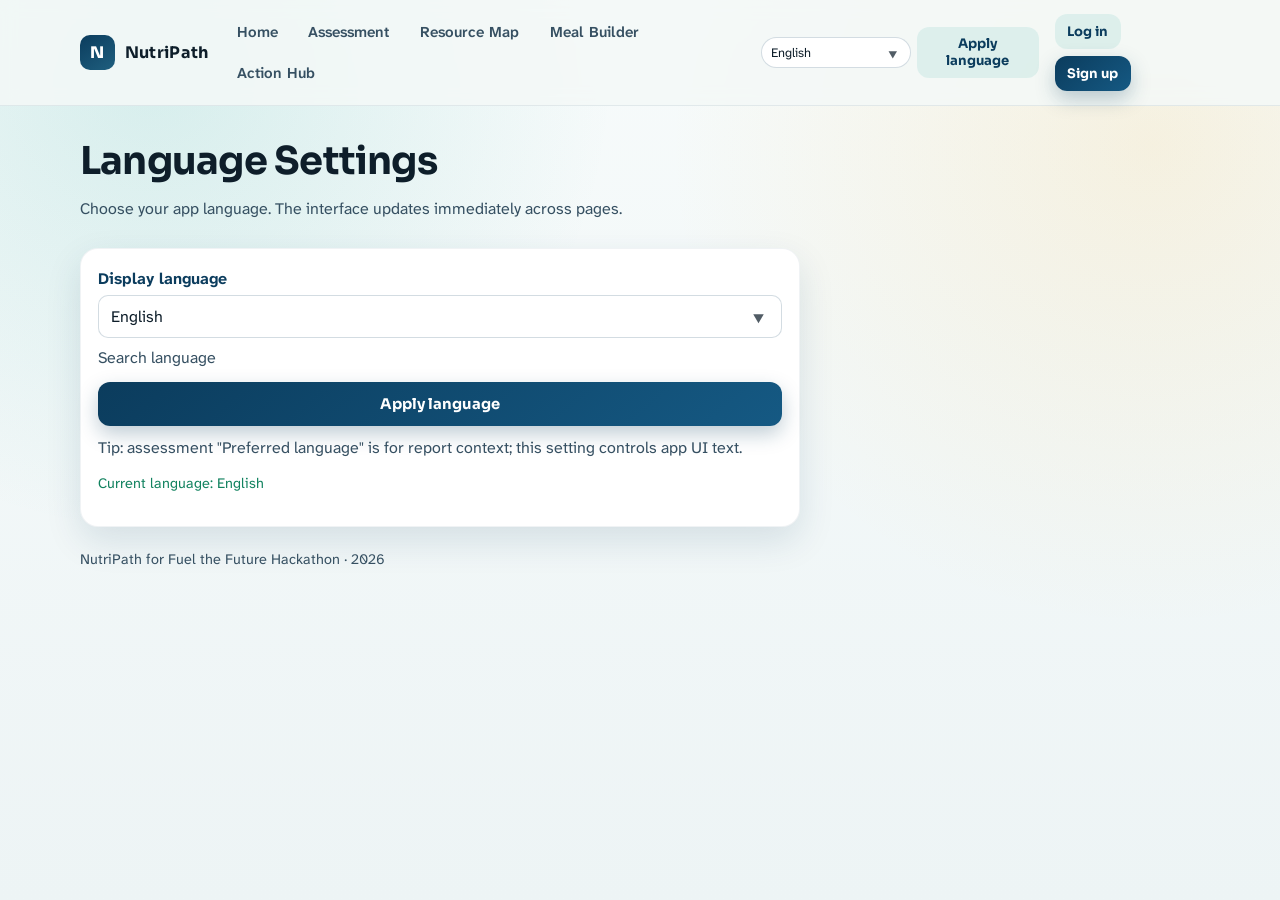
<file: settings.html>
<!doctype html>
<html lang="en">
 <head>
 <meta charset="UTF-8" />
 <meta name="viewport" content="width=device-width, initial-scale=1.0" />
 <meta name="theme-color" content="#0b3c5d" />
 <title>NutriPath | Settings</title>
 <link rel="stylesheet" href="./styles.css" />
 </head>
 <body data-page="settings" data-title-key="title_settings">
 <header class="topbar">
 <div class="container nav">
 <a class="brand" href="./index.html"><span class="brand-mark">N</span><span>NutriPath</span></a>
 <nav class="nav-links" aria-label="Primary navigation">
 <a class="nav-link" data-nav="home" href="./index.html">Home</a>
 <a class="nav-link" data-nav="assessment" href="./assessment.html">Assessment</a>
 <a class="nav-link" data-nav="map" href="./map.html">Resource Map</a>
 <a class="nav-link" data-nav="meal" href="./meal-builder.html">Meal Builder</a>
 <a class="nav-link" data-nav="learn" href="./learn.html">Action Hub</a>
 </nav>
 </div>
 </header>

 <main class="container">
 <section class="page-header">
 <h1 class="page-title" data-i18n="settings_title">Language Settings</h1>
 <p class="page-desc" data-i18n="settings_desc">Choose your app language. The interface updates immediately across pages.</p>
 </section>

 <section class="card section" style="max-width: 720px;">
 <div class="field">
 <label for="ui-language-input" data-i18n="settings_language_label">Display language</label>
 <input
 id="ui-language-input"
 list="ui-language-options"
 data-i18n-placeholder="settings_language_search_placeholder"
 placeholder="Type language name or code (for example: English, Hindi, ar)"
 autocomplete="off"
 />
 <datalist id="ui-language-options"></datalist>
 </div>
 <div class="field" style="margin-top: 0.6rem;">
 <p class="small-text" data-i18n="settings_language_search_label" style="margin: 0 0 0.5rem 0;">Search language</p>
 <button id="apply-language-btn" class="btn btn-primary" type="button" data-i18n="settings_language_apply">Apply language</button>
 </div>
 <p class="small-text" data-i18n="settings_note" style="margin-top: 0.7rem;">
 Tip: assessment "Preferred language" is for report context; this setting controls app UI text.
 </p>
 <p id="settings-status" class="status-msg"></p>
 </section>
 </main>

 <footer class="container footer"><span data-i18n="footer_prefix">NutriPath for Fuel the Future Hackathon</span> · <span id="year"></span></footer>

 <script src="./app.js"></script>
 <script src="./settings.js"></script>
 </body>
</html>
</file>
<file: styles.css>
@import url('https://fonts.googleapis.com/css2?family=Sora:wght@400;600;700;800&family=Atkinson+Hyperlegible+Next:wght@400;500;700&display=swap');

:root {
  --bg: #f4f8f7;
  --surface: #ffffff;
  --ink: #0e1e2a;
  --ink-soft: #365062;
  --primary: #0b3c5d;
  --accent: #17a398;
  --warn: #f4b942;
  --danger: #e63946;
  --success: #11825f;
  --radius-lg: 18px;
  --radius-md: 12px;
  --shadow: 0 14px 36px rgba(11, 60, 93, 0.12);
}

* {
  box-sizing: border-box;
}

body {
  margin: 0;
  font-family: "Atkinson Hyperlegible Next", sans-serif;
  background:
    radial-gradient(circle at 12% 8%, rgba(23, 163, 152, 0.14), transparent 33%),
    radial-gradient(circle at 90% 16%, rgba(244, 185, 66, 0.14), transparent 35%),
    linear-gradient(180deg, #f7fbfb 0%, #edf4f5 100%);
  color: var(--ink);
  min-height: 100vh;
  overflow-x: hidden;
}

a {
  color: inherit;
  text-decoration: none;
}

img {
  max-width: 100%;
}

.container {
  width: min(1120px, calc(100% - 2.2rem));
  margin: 0 auto;
}

.topbar {
  position: sticky;
  top: 0;
  z-index: 20;
  backdrop-filter: blur(8px);
  background: rgba(244, 248, 247, 0.86);
  border-bottom: 1px solid rgba(11, 60, 93, 0.08);
}

.nav {
  display: flex;
  align-items: center;
  justify-content: space-between;
  padding: 0.85rem 0;
  gap: 1rem;
}

.brand {
  display: flex;
  align-items: center;
  gap: 0.6rem;
  font-family: Sora, sans-serif;
  font-weight: 700;
  letter-spacing: 0.02em;
}

.brand-mark {
  width: 35px;
  height: 35px;
  border-radius: 10px;
  background: linear-gradient(145deg, var(--primary), #1f5f7f);
  display: grid;
  place-items: center;
  color: #fff;
  font-weight: 800;
}

.nav-links {
  display: flex;
  gap: 0.35rem;
  flex-wrap: wrap;
}

.auth-controls {
  display: flex;
  gap: 0.45rem;
  align-items: center;
  flex-wrap: wrap;
}

.lang-widget {
  display: inline-flex;
  align-items: center;
  gap: 0.35rem;
  flex-wrap: nowrap;
  margin-left: auto;
}

.lang-widget input {
  min-width: 150px;
  width: 150px;
  padding: 0.4rem 0.55rem;
  border-radius: 999px;
  font-size: 0.8rem;
}

.auth-user {
  border-radius: 999px;
  background: rgba(11, 60, 93, 0.08);
  border: 1px solid rgba(11, 60, 93, 0.08);
  color: var(--primary);
  font-weight: 700;
  padding: 0.36rem 0.7rem;
  font-size: 0.8rem;
}

.nav-link {
  padding: 0.5rem 0.78rem;
  border-radius: 999px;
  color: var(--ink-soft);
  font-weight: 600;
  font-size: 0.94rem;
}

.nav-link.active,
.nav-link:hover {
  background: rgba(23, 163, 152, 0.12);
  color: var(--primary);
}

.hero {
  padding: 3.5rem 0 2.4rem;
  display: grid;
  gap: 1.4rem;
}

.hero h1,
.page-title {
  font-family: Sora, sans-serif;
  line-height: 1.08;
  margin: 0;
  letter-spacing: -0.02em;
}

.hero h1 {
  font-size: clamp(2rem, 4.2vw, 3.4rem);
  max-width: 16ch;
}

.hero p {
  font-size: 1.05rem;
  color: var(--ink-soft);
  margin: 0;
  max-width: 60ch;
}

.cta-row {
  display: flex;
  gap: 0.8rem;
  flex-wrap: wrap;
}

.btn {
  border: 0;
  cursor: pointer;
  display: inline-flex;
  align-items: center;
  justify-content: center;
  gap: 0.45rem;
  border-radius: 12px;
  padding: 0.8rem 1rem;
  font-weight: 700;
  font-family: Sora, sans-serif;
  font-size: 0.92rem;
  transition: transform 0.16s ease, box-shadow 0.16s ease;
}

.btn:hover {
  transform: translateY(-1px);
}

.btn-small {
  padding: 0.55rem 0.78rem;
  font-size: 0.82rem;
}

.btn-primary {
  background: linear-gradient(140deg, var(--primary), #155983);
  color: #fff;
  box-shadow: 0 8px 20px rgba(11, 60, 93, 0.26);
}

.btn-secondary {
  background: rgba(23, 163, 152, 0.1);
  color: var(--primary);
}

.btn-danger {
  background: var(--danger);
  color: #fff;
}

.badges {
  display: flex;
  gap: 0.6rem;
  flex-wrap: wrap;
}

.badge {
  background: rgba(11, 60, 93, 0.08);
  color: var(--primary);
  border: 1px solid rgba(11, 60, 93, 0.08);
  border-radius: 999px;
  padding: 0.25rem 0.65rem;
  font-size: 0.82rem;
  font-weight: 700;
}

.grid-3 {
  display: grid;
  grid-template-columns: repeat(3, minmax(0, 1fr));
  gap: 1rem;
}

.grid-2 {
  display: grid;
  grid-template-columns: 1.2fr 1fr;
  gap: 1rem;
}

.card {
  background: var(--surface);
  border-radius: var(--radius-lg);
  padding: 1.05rem;
  box-shadow: var(--shadow);
  border: 1px solid rgba(11, 60, 93, 0.06);
}

.feature-card h3,
h2,
h3,
h4 {
  margin-top: 0;
}

.feature-card p,
.small-text,
.subtle {
  color: var(--ink-soft);
}

.kpi {
  display: grid;
  gap: 0.35rem;
  border-radius: 14px;
  padding: 0.85rem;
  background: rgba(23, 163, 152, 0.08);
}

.kpi strong {
  font-family: Sora, sans-serif;
  font-size: 1.3rem;
  color: var(--primary);
}

.section {
  padding-block: 1.2rem;
}

.page-header {
  padding: 2.2rem 0 0.8rem;
}

.page-title {
  font-size: clamp(1.7rem, 3.2vw, 2.4rem);
}

.page-desc {
  color: var(--ink-soft);
  max-width: 62ch;
}

.form-grid {
  display: grid;
  grid-template-columns: repeat(2, minmax(0, 1fr));
  gap: 0.9rem;
}

.field {
  display: grid;
  gap: 0.35rem;
  min-width: 0;
}

.field label {
  font-weight: 700;
  color: var(--primary);
}

.required-field-label::after {
  content: " *";
  color: #e63946;
  font-weight: 800;
}

input,
select,
textarea {
  width: 100%;
  border-radius: 10px;
  border: 1px solid rgba(11, 60, 93, 0.18);
  background: #fff;
  padding: 0.62rem 0.75rem;
  font: inherit;
  color: var(--ink);
}

input[list]::-webkit-calendar-picker-indicator {
  opacity: 0.72;
}

input:focus,
select:focus,
textarea:focus {
  outline: 2px solid rgba(23, 163, 152, 0.26);
  border-color: var(--accent);
}

.checkbox-grid {
  display: grid;
  grid-template-columns: repeat(3, minmax(0, 1fr));
  gap: 0.45rem;
}

.scroll-grid {
  max-height: 330px;
  overflow: auto;
  padding-right: 0.35rem;
}

.search-row {
  margin: 0.55rem 0 0.7rem;
}

.field-hint {
  font-size: 0.82rem;
  color: var(--ink-soft);
}

.checkbox-item {
  display: flex;
  align-items: center;
  gap: 0.45rem;
  border: 1px solid rgba(11, 60, 93, 0.12);
  border-radius: 10px;
  padding: 0.5rem;
  background: #fff;
}

.checkbox-item input {
  width: auto;
}

.progress {
  height: 10px;
  border-radius: 999px;
  background: rgba(11, 60, 93, 0.1);
  overflow: hidden;
}

.progress > span {
  display: block;
  height: 100%;
  border-radius: inherit;
  background: linear-gradient(90deg, var(--accent), #34b9ac);
  width: 0;
  transition: width 0.2s ease;
}

.alert {
  border-radius: 12px;
  padding: 0.85rem;
  border: 1px solid rgba(11, 60, 93, 0.1);
}

.alert-danger {
  background: rgba(230, 57, 70, 0.1);
  border-color: rgba(230, 57, 70, 0.3);
}

.alert-warn {
  background: rgba(244, 185, 66, 0.15);
  border-color: rgba(244, 185, 66, 0.35);
}

.alert-success {
  background: rgba(17, 130, 95, 0.1);
  border-color: rgba(17, 130, 95, 0.3);
}

.risk-ring {
  width: 140px;
  aspect-ratio: 1;
  border-radius: 50%;
  display: grid;
  place-items: center;
  margin: 0 auto;
  background:
    radial-gradient(circle closest-side, #fff 78%, transparent 79% 100%),
    conic-gradient(var(--ring-color, var(--accent)) calc(var(--ring-progress, 0) * 1%), rgba(11, 60, 93, 0.13) 0);
}

.risk-ring strong {
  font-family: Sora, sans-serif;
  font-size: 1.55rem;
  color: var(--primary);
}

.table {
  width: 100%;
  border-collapse: collapse;
}

.table th,
.table td {
  padding: 0.55rem;
  text-align: left;
  border-bottom: 1px solid rgba(11, 60, 93, 0.08);
  vertical-align: top;
}

.table th {
  color: var(--primary);
  font-family: Sora, sans-serif;
  font-size: 0.84rem;
}

.map-shell {
  display: grid;
  grid-template-columns: 330px 1fr;
  gap: 1rem;
  align-items: start;
}

.map-frame {
  position: relative;
}

#resource-map {
  height: 500px;
  border-radius: var(--radius-lg);
  overflow: hidden;
  border: 1px solid rgba(11, 60, 93, 0.08);
}

#resource-map .leaflet-popup-content {
  margin: 0.55rem 0.65rem;
}

#resource-map .leaflet-control-attribution {
  font-size: 0.66rem;
  background: rgba(255, 255, 255, 0.72);
  color: #355266;
  padding: 0.12rem 0.4rem;
}

.map-loading {
  position: absolute;
  right: 0.8rem;
  top: 0.8rem;
  display: inline-flex;
  align-items: center;
  gap: 0.45rem;
  border-radius: 999px;
  background: rgba(11, 60, 93, 0.9);
  color: #fff;
  padding: 0.42rem 0.68rem;
  font-size: 0.78rem;
  font-weight: 700;
  box-shadow: 0 10px 22px rgba(11, 60, 93, 0.28);
  z-index: 1000;
}

.map-loading-dot {
  width: 9px;
  height: 9px;
  border-radius: 50%;
  background: #7ff9ef;
  animation: mapPulse 1s ease-in-out infinite;
}

@keyframes mapPulse {
  0%, 100% { opacity: 0.35; transform: scale(0.9); }
  50% { opacity: 1; transform: scale(1.1); }
}

.map-label {
  background: transparent;
  border: 0;
}

.map-label span {
  display: inline-block;
  font-size: 0.6rem;
  font-weight: 700;
  line-height: 1.2;
  color: rgba(11, 60, 93, 0.82);
  font-family: Sora, sans-serif;
  background: rgba(255, 255, 255, 0.72);
  border: 1px solid rgba(11, 60, 93, 0.14);
  border-radius: 999px;
  padding: 0.08rem 0.32rem;
  white-space: nowrap;
  text-transform: none;
}

.map-suggestions {
  margin-top: 0.15rem;
  border: 1px solid rgba(11, 60, 93, 0.14);
  border-radius: 10px;
  max-height: 180px;
  overflow: auto;
  background: #fff;
  box-shadow: 0 10px 20px rgba(11, 60, 93, 0.08);
}

.map-suggestion {
  width: 100%;
  text-align: left;
  padding: 0.46rem 0.6rem;
  border: 0;
  background: transparent;
  cursor: pointer;
  color: var(--ink);
  font: inherit;
}

.map-suggestion + .map-suggestion {
  border-top: 1px solid rgba(11, 60, 93, 0.08);
}

.map-suggestion:hover {
  background: rgba(23, 163, 152, 0.12);
}

.map-feedback {
  margin: 0.15rem 0 0;
}

.map-location-confirm {
  margin: 0.55rem 0 0;
  color: var(--success);
  font-weight: 700;
}

.map-status {
  min-height: 1.25rem;
}

.map-status-info {
  color: var(--ink-soft);
}

.map-status-ok {
  color: var(--success);
}

.map-status-warn {
  color: #8a5c00;
}

.map-stats {
  display: grid;
  gap: 0.28rem;
  margin-top: 0.42rem;
}

.map-stat-line {
  font-size: 0.82rem;
  color: var(--ink-soft);
}

.map-empty-state {
  margin-top: 0.75rem;
  border: 1px solid rgba(11, 60, 93, 0.12);
  border-radius: 12px;
  padding: 0.7rem;
  background: linear-gradient(180deg, rgba(255, 255, 255, 0.95), rgba(235, 246, 246, 0.92));
}

.map-empty-state h4 {
  margin: 0.4rem 0 0.3rem;
  color: var(--primary);
}

.map-empty-icon {
  width: 22px;
  height: 22px;
  border-radius: 50%;
  display: grid;
  place-items: center;
  background: rgba(23, 163, 152, 0.16);
  color: var(--primary);
  font-family: Sora, sans-serif;
  font-weight: 700;
  font-size: 0.82rem;
}

.resource-list-heading h3 {
  margin-bottom: 0.3rem;
}

.resource-list {
  display: grid;
  gap: 0.6rem;
  max-height: 500px;
  overflow: auto;
  transition: opacity 0.18s ease;
}

.resource-list.is-loading {
  opacity: 0.55;
}

.resource-item {
  border: 1px solid rgba(11, 60, 93, 0.1);
  border-radius: 10px;
  padding: 0.7rem;
  background: #fff;
  cursor: pointer;
  transition: border-color 0.16s ease, box-shadow 0.16s ease, transform 0.16s ease;
}

.resource-item:hover {
  border-color: rgba(23, 163, 152, 0.42);
  box-shadow: 0 8px 18px rgba(11, 60, 93, 0.1);
  transform: translateY(-1px);
}

.resource-item-head {
  display: flex;
  align-items: flex-start;
  justify-content: space-between;
  gap: 0.45rem;
}

.resource-item-head strong {
  line-height: 1.25;
}

.resource-distance {
  flex-shrink: 0;
  border-radius: 999px;
  background: rgba(11, 60, 93, 0.08);
  color: var(--primary);
  font-size: 0.74rem;
  font-weight: 700;
  padding: 0.22rem 0.5rem;
}

.resource-meta {
  display: flex;
  align-items: center;
  justify-content: space-between;
  gap: 0.5rem;
  margin-top: 0.33rem;
}

.resource-hours {
  font-size: 0.79rem;
  color: var(--ink-soft);
}

.resource-services {
  font-size: 0.82rem;
  color: var(--ink-soft);
  margin-top: 0.4rem;
  line-height: 1.35;
}

.tag {
  display: inline-block;
  font-size: 0.74rem;
  padding: 0.2rem 0.5rem;
  border-radius: 999px;
  background: rgba(23, 163, 152, 0.14);
  color: var(--primary);
  margin-right: 0.3rem;
}

.tag.tag-clinic {
  background: rgba(230, 57, 70, 0.15);
  color: #9b1021;
}

.tag.tag-food-support {
  background: rgba(244, 185, 66, 0.2);
  color: #8a5c00;
}

.tag.tag-ngo {
  background: rgba(11, 60, 93, 0.15);
  color: var(--primary);
}

.map-resource-pin {
  width: 14px;
  height: 14px;
  border-radius: 50%;
  border: 2px solid #fff;
  box-shadow: 0 4px 9px rgba(11, 60, 93, 0.25);
  display: inline-block;
}

.map-resource-pin-clinic {
  background: #e63946;
}

.map-resource-pin-food-support {
  background: #f4b942;
}

.map-resource-pin-ngo {
  background: #0b3c5d;
}

.map-resource-pin-muted {
  width: 9px;
  height: 9px;
  border-radius: 50%;
  border: 1px solid rgba(11, 60, 93, 0.28);
  background: rgba(11, 60, 93, 0.16);
  display: inline-block;
}

.map-cluster {
  background: rgba(11, 60, 93, 0.17);
  border-radius: 50%;
}

.map-cluster-badge {
  width: 34px;
  height: 34px;
  border-radius: 50%;
  background: linear-gradient(145deg, #0b3c5d, #1a628d);
  color: #fff;
  border: 2px solid #fff;
  display: grid;
  place-items: center;
  font-family: Sora, sans-serif;
  font-size: 0.79rem;
  font-weight: 700;
  box-shadow: 0 8px 16px rgba(11, 60, 93, 0.25);
}

.map-popup {
  max-width: 220px;
}

.map-popup-title {
  font-family: Sora, sans-serif;
  color: var(--primary);
  margin-bottom: 0.28rem;
  line-height: 1.2;
}

.map-popup-meta {
  margin-bottom: 0.28rem;
}

.map-popup-services,
.map-popup-hours {
  font-size: 0.8rem;
  color: var(--ink-soft);
  line-height: 1.3;
}

.metric-grid {
  display: grid;
  grid-template-columns: repeat(4, minmax(0, 1fr));
  gap: 0.75rem;
}

.metric {
  background: #fff;
  border-radius: 12px;
  padding: 0.8rem;
  border: 1px solid rgba(11, 60, 93, 0.08);
}

.metric span {
  color: var(--ink-soft);
  font-size: 0.84rem;
}

.metric strong {
  display: block;
  margin-top: 0.2rem;
  font-family: Sora, sans-serif;
  color: var(--primary);
  font-size: 1.35rem;
}

.lesson-grid {
  display: grid;
  grid-template-columns: repeat(3, minmax(0, 1fr));
  gap: 1rem;
}

.lesson-card {
  border-radius: 14px;
  padding: 1rem;
  border: 1px solid rgba(11, 60, 93, 0.1);
  background: #fff;
}

.action-hero {
  display: grid;
  gap: 0.8rem;
}

.tool-tabs-shell {
  display: grid;
  grid-template-columns: minmax(210px, 240px) minmax(0, 1fr);
  gap: 1rem;
  align-items: start;
}

.tool-tabs-nav {
  display: grid;
  gap: 0.45rem;
  position: sticky;
  top: 5.2rem;
}

.tool-tab-btn {
  appearance: none;
  border: 1px solid rgba(11, 60, 93, 0.14);
  background: #fff;
  border-radius: 10px;
  padding: 0.56rem 0.7rem;
  display: block;
  text-align: left;
  text-decoration: none;
  font-weight: 700;
  color: var(--ink-soft);
  cursor: pointer;
  transition: border-color 0.18s ease, background-color 0.18s ease, color 0.18s ease;
}

.tool-tab-btn:hover {
  border-color: rgba(23, 163, 152, 0.55);
  color: var(--primary);
}

.tool-tab-btn.active {
  border-color: rgba(23, 163, 152, 0.75);
  background: rgba(23, 163, 152, 0.16);
  color: var(--primary);
}

.tool-tabs-panels {
  min-width: 0;
}

.tool-focus-actions {
  margin-bottom: 0.65rem;
}

.tool-panel {
  display: none;
}

.tool-panel.is-active {
  display: grid;
  animation: panelFade 0.22s ease;
}

.tool-tabs-shell.single-tool-view {
  grid-template-columns: 1fr;
}

.tool-tabs-shell.single-tool-view .tool-tabs-nav {
  display: none;
}

@keyframes panelFade {
  from {
    opacity: 0.2;
    transform: translateY(4px);
  }
  to {
    opacity: 1;
    transform: translateY(0);
  }
}

.action-tool-grid {
  display: grid;
  grid-template-columns: repeat(2, minmax(0, 1fr));
  gap: 1rem;
}

.tool-card {
  display: grid;
  gap: 0.45rem;
  align-content: start;
}

.tool-card h3 {
  color: var(--primary);
  margin-bottom: 0;
}

.tool-result {
  margin-top: 0.8rem;
  border: 1px solid rgba(11, 60, 93, 0.12);
  border-radius: 12px;
  padding: 0.8rem;
  background: linear-gradient(180deg, rgba(255, 255, 255, 0.98), rgba(239, 248, 248, 0.94));
}

.result-head {
  display: flex;
  align-items: center;
  justify-content: space-between;
  gap: 0.5rem;
  margin-bottom: 0.45rem;
}

.severity-badge {
  display: inline-flex;
  align-items: center;
  border-radius: 999px;
  padding: 0.2rem 0.6rem;
  font-size: 0.78rem;
  font-weight: 800;
  font-family: Sora, sans-serif;
}

.severity-low {
  background: rgba(17, 130, 95, 0.14);
  color: #0f6b4f;
}

.severity-moderate {
  background: rgba(244, 185, 66, 0.2);
  color: #8a5c00;
}

.severity-high {
  background: rgba(230, 57, 70, 0.14);
  color: #9b1021;
}

.severity-urgent {
  background: rgba(230, 57, 70, 0.22);
  color: #87000f;
}

.tool-action-row {
  display: flex;
  flex-wrap: wrap;
  gap: 0.45rem;
  margin-top: 0.55rem;
}

.tool-columns {
  display: grid;
  grid-template-columns: repeat(2, minmax(0, 1fr));
  gap: 0.8rem;
}

.tool-columns h4 {
  margin: 0.25rem 0 0.45rem;
}

.tool-columns ul,
.tool-columns ol,
.tool-result ul,
.tool-result ol {
  margin: 0;
  padding-left: 1.05rem;
  display: grid;
  gap: 0.35rem;
}

.voice-last-summary {
  margin-top: 0.65rem;
  border: 1px solid rgba(11, 60, 93, 0.1);
  border-radius: 10px;
  background: rgba(11, 60, 93, 0.04);
  padding: 0.6rem;
  color: var(--ink-soft);
  font-size: 0.9rem;
  line-height: 1.35;
}

.recipe-widget-grid {
  display: grid;
  grid-template-columns: repeat(2, minmax(0, 1fr));
  gap: 0.9rem;
  margin-top: 0.9rem;
}

.recipe-tabs-shell {
  margin-top: 0.9rem;
}

.recipe-tabs-nav {
  position: static;
}

.recipe-tool {
  display: grid;
  gap: 0.45rem;
  align-content: start;
  box-shadow: none;
}

.recipe-tool h4 {
  color: var(--primary);
  margin-bottom: 0.15rem;
}

.recipe-result {
  margin-top: 0.45rem;
  border: 1px solid rgba(11, 60, 93, 0.1);
  border-radius: 10px;
  background: rgba(11, 60, 93, 0.03);
  padding: 0.6rem;
  min-height: 56px;
  color: var(--ink-soft);
  font-size: 0.88rem;
}

.recipe-result.is-loading {
  opacity: 0.72;
}

.recipe-result .recipe-list {
  margin: 0;
  padding-left: 1.05rem;
  display: grid;
  gap: 0.3rem;
}

.recipe-result .recipe-mini-card {
  border: 1px solid rgba(11, 60, 93, 0.1);
  border-radius: 10px;
  padding: 0.45rem;
  background: #fff;
  margin-bottom: 0.45rem;
}

.recipe-result .recipe-mini-card:last-child {
  margin-bottom: 0;
}

.lesson-card-strong {
  display: grid;
  gap: 0.55rem;
  box-shadow: 0 14px 28px rgba(11, 60, 93, 0.08);
}

.lesson-card-strong h3 {
  margin: 0;
  color: var(--primary);
  font-family: Sora, sans-serif;
}

.lesson-card-strong h4 {
  margin: 0.2rem 0 0;
  color: var(--ink);
  font-size: 0.96rem;
}

.lesson-card-strong ul {
  margin: 0;
  padding-left: 1.05rem;
  display: grid;
  gap: 0.35rem;
}

.lesson-card-strong li {
  color: var(--ink-soft);
  line-height: 1.35;
}

.voice-script {
  display: grid;
  gap: 0.42rem;
}

.voice-script p {
  margin: 0;
  padding: 0.58rem 0.66rem;
  border-radius: 10px;
  border: 1px solid rgba(11, 60, 93, 0.1);
  background: rgba(11, 60, 93, 0.03);
  color: var(--ink-soft);
  transition: background-color 0.2s ease, border-color 0.2s ease, box-shadow 0.2s ease;
}

.voice-script p.spoken-active {
  background: rgba(23, 163, 152, 0.14);
  border-color: rgba(23, 163, 152, 0.5);
  color: var(--primary);
  box-shadow: 0 0 0 3px rgba(23, 163, 152, 0.14);
}

.myth-result-card {
  border: 1px solid rgba(11, 60, 93, 0.12);
  background: linear-gradient(180deg, rgba(255, 255, 255, 0.98), rgba(243, 250, 249, 0.96));
}

.claim-result-head {
  display: flex;
  align-items: center;
  justify-content: space-between;
  margin-bottom: 0.35rem;
}

.tag.claim-badge-myth {
  background: rgba(230, 57, 70, 0.14);
  color: #9b1021;
}

.tag.claim-badge-depends {
  background: rgba(244, 185, 66, 0.2);
  color: #8a5c00;
}

.tag.claim-badge-fact {
  background: rgba(17, 130, 95, 0.14);
  color: #0f6b4f;
}

.next-step-grid {
  display: grid;
  grid-template-columns: repeat(2, minmax(0, 1fr));
  gap: 0.8rem;
}

.next-step-grid .card {
  box-shadow: none;
  border: 1px solid rgba(11, 60, 93, 0.1);
}

.selected-foods {
  display: flex;
  flex-wrap: wrap;
  gap: 0.45rem;
  margin-top: 0.7rem;
}

.selected-food-chip {
  display: inline-flex;
  align-items: center;
  gap: 0.35rem;
  border: 1px solid rgba(11, 60, 93, 0.12);
  border-radius: 999px;
  padding: 0.25rem 0.55rem;
  background: rgba(23, 163, 152, 0.08);
  color: var(--primary);
  font-size: 0.82rem;
  font-weight: 700;
}

.selected-food-chip button {
  border: 0;
  background: transparent;
  color: var(--primary);
  cursor: pointer;
  font-weight: 800;
  line-height: 1;
  padding: 0;
}

#hub-food-results .card {
  box-shadow: none;
}

#hub-food-results ul {
  margin: 0.45rem 0 0;
  padding-left: 1.1rem;
  display: grid;
  gap: 0.4rem;
}

.meal-builder-results {
  transition: opacity 0.2s ease;
}

.meal-idea-item {
  background: rgba(23, 163, 152, 0.06);
  border: 1px solid rgba(11, 60, 93, 0.1);
  border-radius: 10px;
  padding: 0.55rem 0.65rem;
  list-style: none;
}

.meal-idea-name {
  display: block;
  font-family: Sora, sans-serif;
  color: var(--primary);
  margin-bottom: 0.2rem;
}

.footer {
  padding: 1.4rem 0 2rem;
  color: var(--ink-soft);
  font-size: 0.9rem;
}

.auth-shell {
  display: grid;
  gap: 1rem;
  grid-template-columns: repeat(2, minmax(0, 1fr));
}

.status-msg {
  font-size: 0.9rem;
  margin-top: 0.5rem;
}

.status-ok {
  color: var(--success);
}

.status-err {
  color: var(--danger);
}

.hide {
  display: none !important;
}

@media (max-width: 980px) {
  .grid-3,
  .lesson-grid,
  .metric-grid,
  .checkbox-grid,
  .form-grid {
    grid-template-columns: repeat(2, minmax(0, 1fr));
  }

  .grid-2,
  .map-shell {
    grid-template-columns: 1fr;
  }

  .next-step-grid {
    grid-template-columns: 1fr;
  }

  .action-tool-grid,
  .tool-tabs-shell,
  .tool-columns {
    grid-template-columns: 1fr;
  }

  .tool-tabs-nav {
    position: static;
    grid-template-columns: repeat(2, minmax(0, 1fr));
  }

  #resource-map {
    height: 380px;
  }
}

@media (max-width: 680px) {
  .grid-3,
  .lesson-grid,
  .metric-grid,
  .checkbox-grid,
  .form-grid {
    grid-template-columns: 1fr;
  }

  .hero {
    padding-top: 2.5rem;
  }

  .nav {
    align-items: flex-start;
    flex-direction: column;
  }

  .nav-links {
    width: 100%;
    overflow-x: auto;
    padding-bottom: 0.2rem;
    flex-wrap: nowrap;
  }

  .auth-controls {
    width: 100%;
  }

  .tool-tabs-nav {
    grid-template-columns: 1fr;
  }

  .lang-widget {
    width: 100%;
    margin-left: 0;
  }

  .lang-widget input {
    flex: 1 1 auto;
    width: auto;
    min-width: 0;
  }

  .auth-shell {
    grid-template-columns: 1fr;
  }
}
</file>
